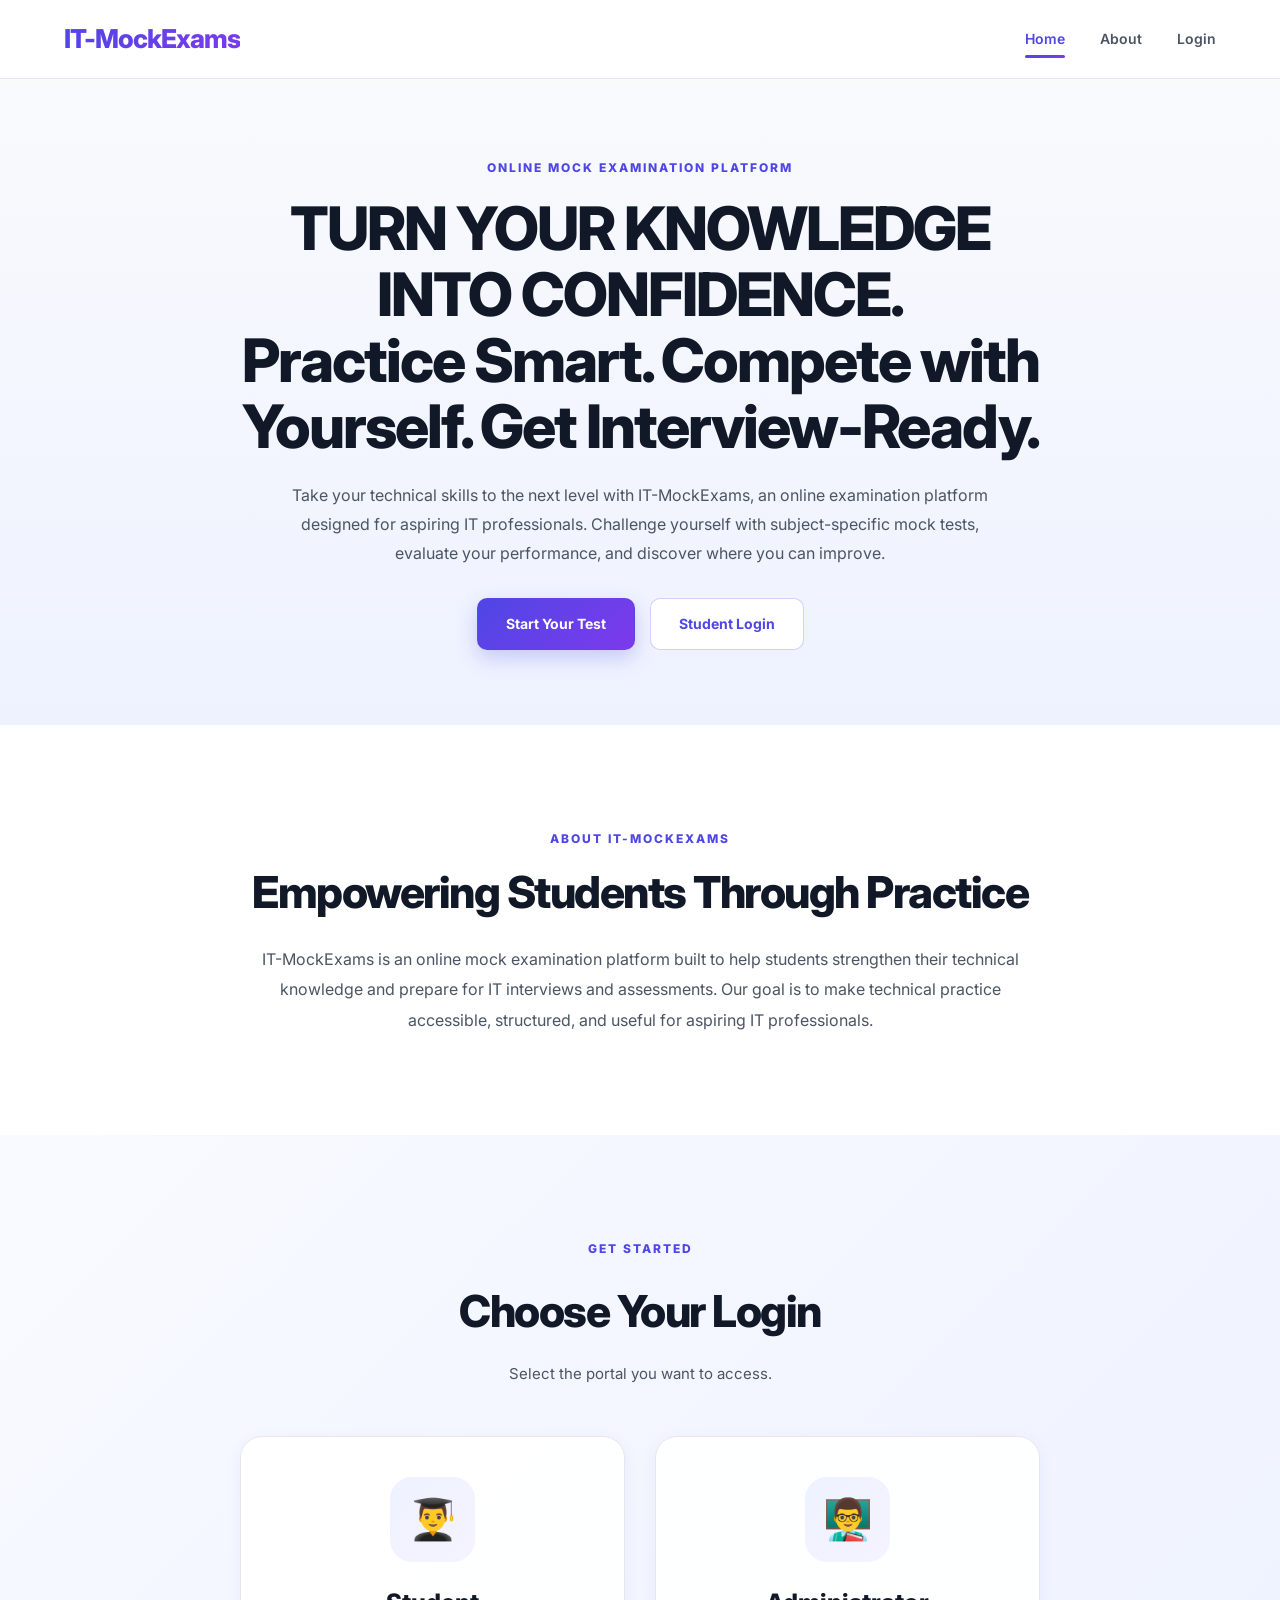
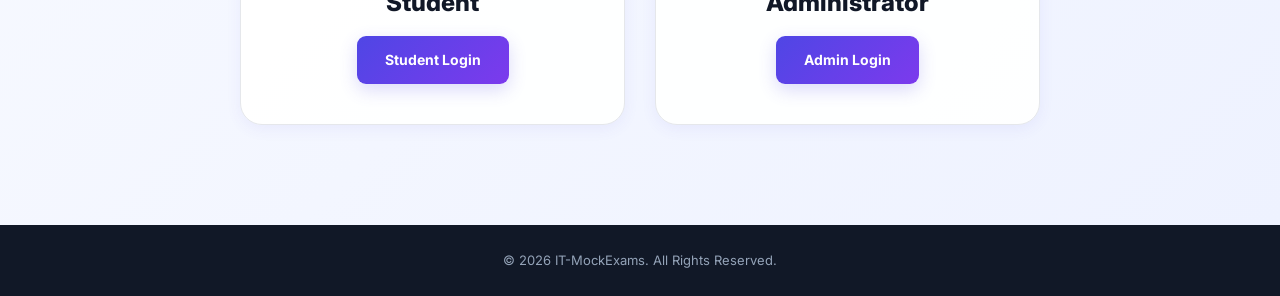
<file: src/main/resources/static/frontend/index.html>
<!DOCTYPE html>
<html lang="en">

<head>

    <meta charset="UTF-8">

    <meta name="viewport"
          content="width=device-width, initial-scale=1.0">

    <title>IT-MockExams - Online Examination Platform</title>

    <link rel="stylesheet"
          href="css/common.css">

</head>

<body>

    <!-- =========================
         HEADER
    ========================== -->

    <header class="main-header">

        <div class="header-container">

            <!-- Logo -->
            <div class="logo">
                IT-MockExams
            </div>

            <!-- Navigation -->
            <nav class="navbar">

                <a href="#home"
                   class="nav-link active">
                    Home
                </a>

                <a href="#about"
                   class="nav-link">
                    About
                </a>

                <a href="#login"
                   class="nav-link">
                    Login
                </a>

            </nav>

        </div>

    </header>


    <!-- =========================
         HERO SECTION
    ========================== -->

    <main>

        <section id="home"
                 class="hero-section">

            <div class="hero-container">

                <!-- Left Side -->
                <div class="hero-content">

                    <p class="hero-small-title">
                        ONLINE MOCK EXAMINATION PLATFORM
                    </p>

                    <h1>
                       TURN YOUR KNOWLEDGE INTO CONFIDENCE.
                        <br>
                        <span>Practice Smart. Compete with Yourself. Get Interview-Ready.</span>
                    </h1>

                    <p class="hero-description">
						Take your technical skills to the next level with IT-MockExams, an online examination platform designed for aspiring IT professionals.
				         Challenge yourself with subject-specific mock tests, evaluate your performance, and discover where you can improve.
                    </p>

                    <div class="hero-buttons">

                        <a href="student/login.html"
                           class="primary-button">
                            Start Your Test
                        </a>

                        <a href="student/login.html"
                           class="secondary-button">
                            Student Login
                        </a>

                    </div>

                </div>


                <!-- Right Side -->
                <div class="hero-visual">

                    <div class="exam-card">

                        <div class="monitor-icon">
                            🖥️
                        </div>

                        <h2>
                            Online Examination
                        </h2>

                        <p>
                            Platform
                        </p>

                        <div class="card-line"></div>

                        <div class="exam-info">

                            <span>
                                ✓ Practice
                            </span>

                            <span>
                                ✓ Assess
                            </span>

                            <span>
                                ✓ Improve
                            </span>

                        </div>

                    </div>

                </div>

            </div>

        </section>


        <!-- =========================
             ABOUT SECTION
        ========================== -->

        <section id="about"
                 class="about-section">

            <div class="about-container">

                <p class="section-label">
                    ABOUT IT-MOCKEXAMS
                </p>

                <h2>
                    Empowering Students Through Practice
                </h2>

                <p>
                    IT-MockExams is an online mock examination platform built to help students strengthen their technical knowledge and prepare for IT interviews and assessments.
					Our goal is to make technical practice accessible, structured, and useful for aspiring IT professionals.
                </p>

            </div>

        </section>


        <!-- =========================
             LOGIN SECTION
        ========================== -->

        <section id="login"
                 class="login-section">

            <div class="login-container">

                <p class="section-label">
                    GET STARTED
                </p>

                <h2>
                    Choose Your Login
                </h2>

                <p>
                    Select the portal you want to access.
                </p>


                <div class="login-options">

                    <!-- Student Login -->
                    <div class="login-card">

                        <div class="login-icon">
                            👨‍🎓
                        </div>

                        <h3>
                            Student
                        </h3>
                        <a href="student/login.html"
                           class="login-button">
                            Student Login
                        </a>

                    </div>


                    <!-- Admin Login -->
                    <div class="login-card">

                        <div class="login-icon">
                            👨‍🏫
                        </div>

                        <h3>
                            Administrator
                        </h3>
                        <a href="admin/login.html"
                           class="login-button">
                            Admin Login
                        </a>

                    </div>

                </div>

            </div>

        </section>

    </main>


    <!-- =========================
         FOOTER
    ========================== -->

    <footer class="site-footer">

        <div class="footer-container">
            <p class="copyright">
                &copy; 2026 IT-MockExams.
                All Rights Reserved.
            </p>

        </div>
    </footer>


    <!-- Common JavaScript -->
    <script src="js/common.js"></script>

</body>

</html>
</file>
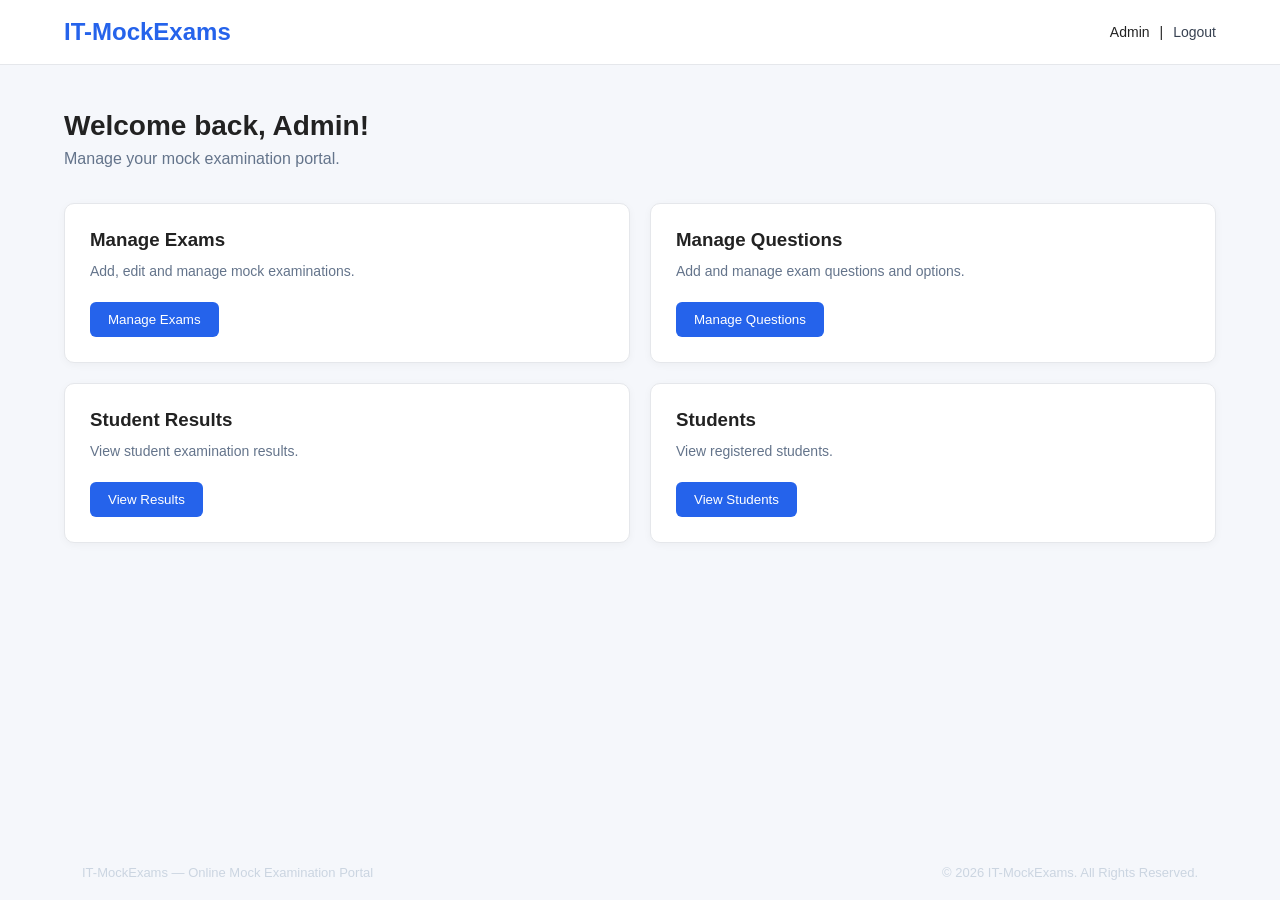
<file: src/main/resources/static/frontend/admin/dashboard.html>
<!DOCTYPE html>
<html lang="en">

<head>

    <meta charset="UTF-8">

    <meta name="viewport"
          content="width=device-width, initial-scale=1.0">

    <title>IT-MockExams - Admin Dashboard</title>

    <link rel="stylesheet"
          href="../css/admin-dashboard.css">

</head>

<body>

    <!-- ==============================
         Header
         ============================== -->

    <header class="top-header">

        <div class="header-container">

            <div class="logo">
                IT-MockExams
            </div>

            <div class="header-actions">

                <span id="adminName">
                    Admin
                </span>

                <span>|</span>

                <a href="#"
                   id="logoutButton">
                    Logout
                </a>

            </div>

        </div>

    </header>


    <!-- ==============================
         Main Content
         ============================== -->

    <main class="dashboard-container">

        <section class="welcome-section">

            <h2 id="welcomeMessage">
                Welcome back, Admin!
            </h2>

            <p>
                Manage your mock examination portal.
            </p>

        </section>


 
        <!-- ==============================
             Admin Actions
             ============================== -->

        <section class="admin-grid">


            <!-- Manage Exams -->

            <div class="admin-card">

                <h3>
                    Manage Exams
                </h3>

                <p>
                    Add, edit and manage mock examinations.
                </p>

                <button
                    type="button"
                    onclick="window.location.href='exams.html'">

                    Manage Exams

                </button>

            </div>


            <!-- Manage Questions -->

            <div class="admin-card">

                <h3>
                    Manage Questions
                </h3>

                <p>
                    Add and manage exam questions and options.
                </p>

                <button
                    type="button"
                    onclick="window.location.href='questions.html'">

                    Manage Questions

                </button>

            </div>


            <!-- Student Results -->

            <div class="admin-card">

                <h3>
                    Student Results
                </h3>

                <p>
                    View student examination results.
                </p>

                <button
                    type="button"
                    onclick="window.location.href='results.html'">

                    View Results

                </button>

            </div>


            <!-- Students -->

            <div class="admin-card">

                <h3>
                    Students
                </h3>

                <p>
                    View registered students.
                </p>

                <button
                    type="button"
                    onclick="window.location.href='students.html'">

                    View Students

                </button>

            </div>


        </section>

    </main>


    <!-- ==============================
         Footer
         ============================== -->

    <footer class="site-footer">

        <div class="footer-container">

            <span>
                IT-MockExams — Online Mock Examination Portal
            </span>

            <span>
                &copy; 2026 IT-MockExams. All Rights Reserved.
            </span>

        </div>

    </footer>


    <script src="../js/admin/dashboard.js"></script>

</body>

</html>
</file>
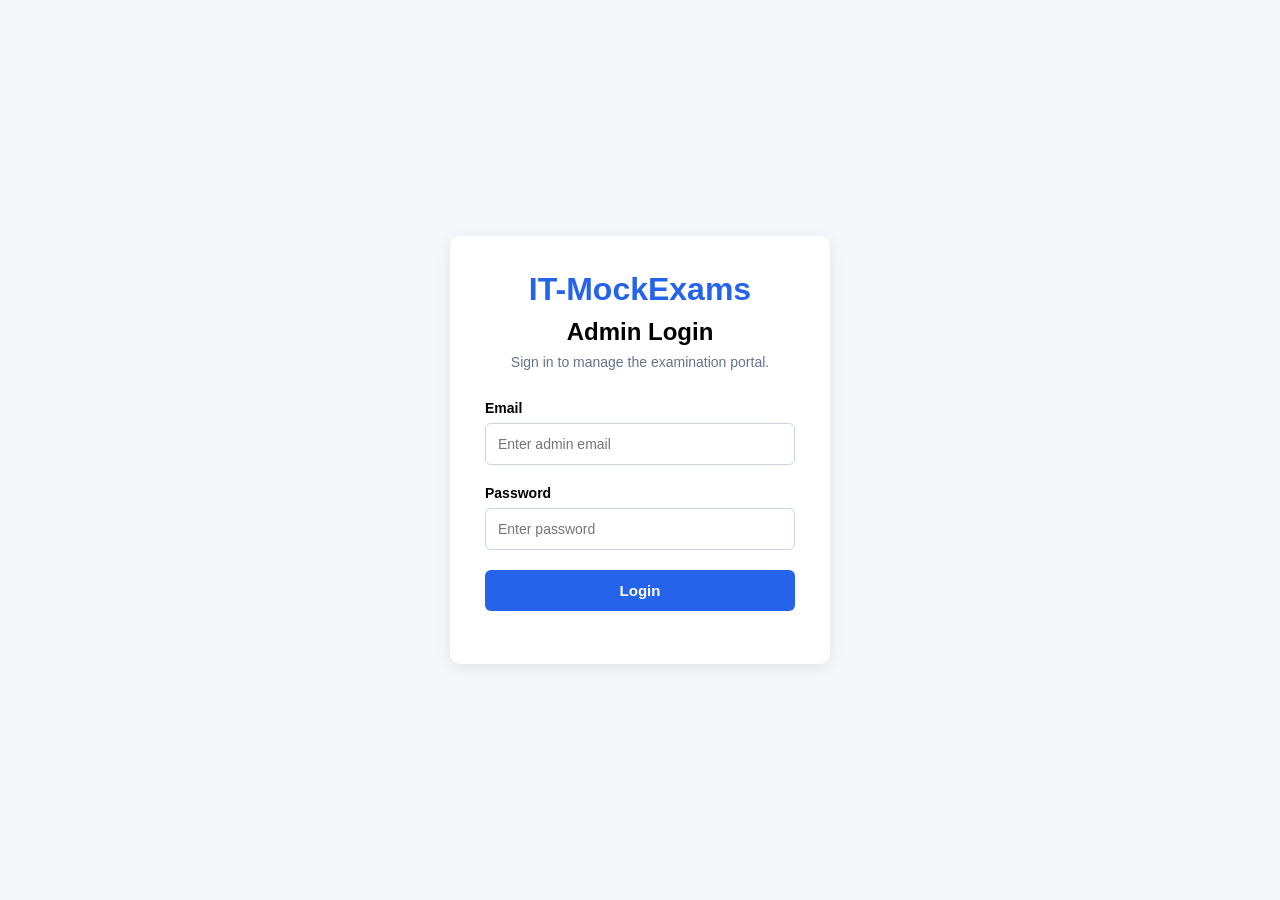
<file: src/main/resources/static/frontend/admin/login.html>
<!DOCTYPE html>
<html lang="en">

<head>

    <meta charset="UTF-8">

    <meta name="viewport"
          content="width=device-width, initial-scale=1.0">

    <title>IT-MockExams - Admin Login</title>

    <link rel="stylesheet"
          href="../css/admin-login.css">

</head>

<body>

    <main class="login-container">

        <div class="login-card">

            <h1>
                IT-MockExams
            </h1>

            <h2>
                Admin Login
            </h2>

            <p class="subtitle">
                Sign in to manage the examination portal.
            </p>


            <form id="adminLoginForm">

                <div class="form-group">

                    <label for="email">
                        Email
                    </label>

                    <input
                        type="email"
                        id="email"
                        placeholder="Enter admin email"
                        required>

                </div>


                <div class="form-group">

                    <label for="password">
                        Password
                    </label>

                    <input
                        type="password"
                        id="password"
                        placeholder="Enter password"
                        required>

                </div>


                <button type="submit">
                    Login
                </button>

            </form>


            <p id="errorMessage"
               class="error-message">
            </p>

        </div>

    </main>


    <script src="../js/admin/login.js"></script>

</body>

</html>
</file>
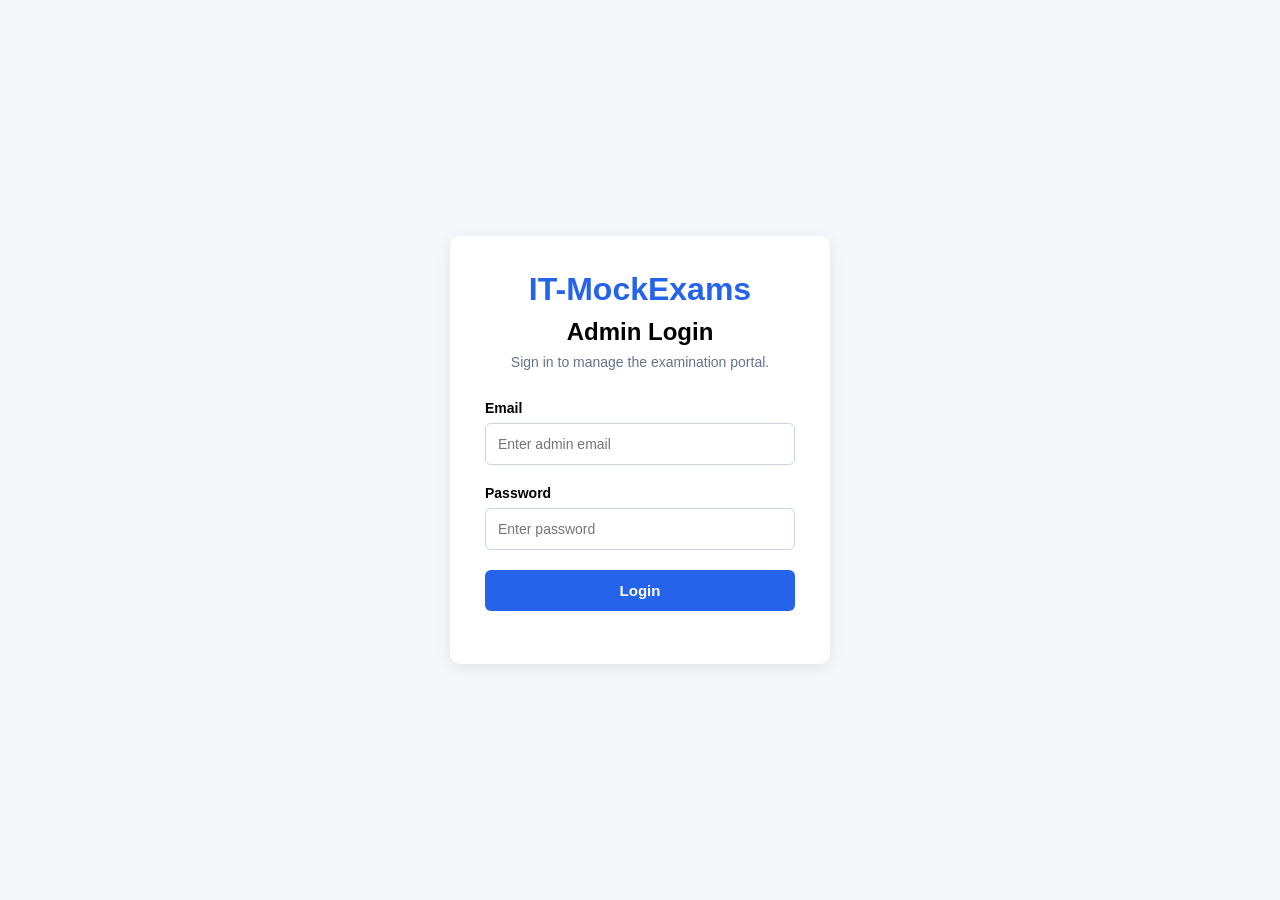
<file: src/main/resources/static/frontend/admin/questions.html>
<!DOCTYPE html>
<html lang="en">

<head>

    <meta charset="UTF-8">

    <meta name="viewport" content="width=device-width, initial-scale=1.0">

    <title>IT-MockExams - Manage Questions</title>

    <link rel="stylesheet" href="../css/admin-dashboard.css">

</head>

<body>


<header class="top-header">

    <div class="header-container">

        <div class="logo">
            IT-MockExams
        </div>

        <div class="header-actions">

            <span id="adminName">Admin</span>

            <span class="separator">|</span>

            <a href="dashboard.html">
                Dashboard
            </a>

            <span class="separator">|</span>

            <a href="#" id="logoutButton">
                Logout
            </a>

        </div>

    </div>

</header>


<main class="admin-container">


    <!-- Page Header -->

    <div class="page-header">

        <div>

            <h1>Manage Questions</h1>

            <p>
                Add and manage questions for your exams.
            </p>

        </div>

    </div>


    <!-- Select Exam -->

    <section class="form-section">

        <h2>Select Exam</h2>

        <div class="form-group">

            <label for="examSelect">
                Exam
            </label>

            <select id="examSelect">

                <option value="">
                    -- Select an Exam --
                </option>

            </select>

        </div>

    </section>


    <!-- Add Question -->

    <section
        id="questionFormSection"
        class="form-section hidden"
    >

        <h2 id="formTitle">
            Add New Question
        </h2>


        <form id="questionForm">


            <div class="form-group">

                <label for="questionText">
                    Question
                </label>

                <textarea
                    id="questionText"
                    placeholder="Enter your question"
                    required
                ></textarea>

            </div>


            <h3>Options</h3>


            <div class="form-group">

                <label for="optionA">
                    Option A
                </label>

                <input
                    type="text"
                    id="optionA"
                    placeholder="Enter option A"
                    required
                >

            </div>


            <div class="form-group">

                <label for="optionB">
                    Option B
                </label>

                <input
                    type="text"
                    id="optionB"
                    placeholder="Enter option B"
                    required
                >

            </div>


            <div class="form-group">

                <label for="optionC">
                    Option C
                </label>

                <input
                    type="text"
                    id="optionC"
                    placeholder="Enter option C"
                    required
                >

            </div>


            <div class="form-group">

                <label for="optionD">
                    Option D
                </label>

                <input
                    type="text"
                    id="optionD"
                    placeholder="Enter option D"
                    required
                >

            </div>


            <div class="form-group">

                <label for="correctAnswer">
                    Correct Answer
                </label>

                <select id="correctAnswer" required>

                    <option value="">
                        -- Select Correct Answer --
                    </option>

                    <option value="A">
                        A
                    </option>

                    <option value="B">
                        B
                    </option>

                    <option value="C">
                        C
                    </option>

                    <option value="D">
                        D
                    </option>

                </select>

            </div>


            <div class="form-actions">

                <button
                    type="submit"
                    class="primary-button"
                >
                    Save Question
                </button>

                <button
                    type="button"
                    id="cancelButton"
                    class="secondary-button"
                >
                    Cancel
                </button>

            </div>


        </form>

    </section>


    <!-- Questions -->

    <section class="table-section">


        <div class="section-header">

            <h2>
                Questions
            </h2>

            <span id="questionCount">
                0 Questions
            </span>

        </div>


        <div id="questionsContainer">

            <p>
                Select an exam to view questions.
            </p>

        </div>


    </section>


</main>


<footer class="site-footer">

    <div class="container">

        <span>
            IT-MockExams — Online Mock Examination Portal
        </span>

        <span>
            © 2026 IT-MockExams. All Rights Reserved.
        </span>

    </div>

</footer>


<script src="../js/admin/questions.js"></script>

</body>

</html>
</file>
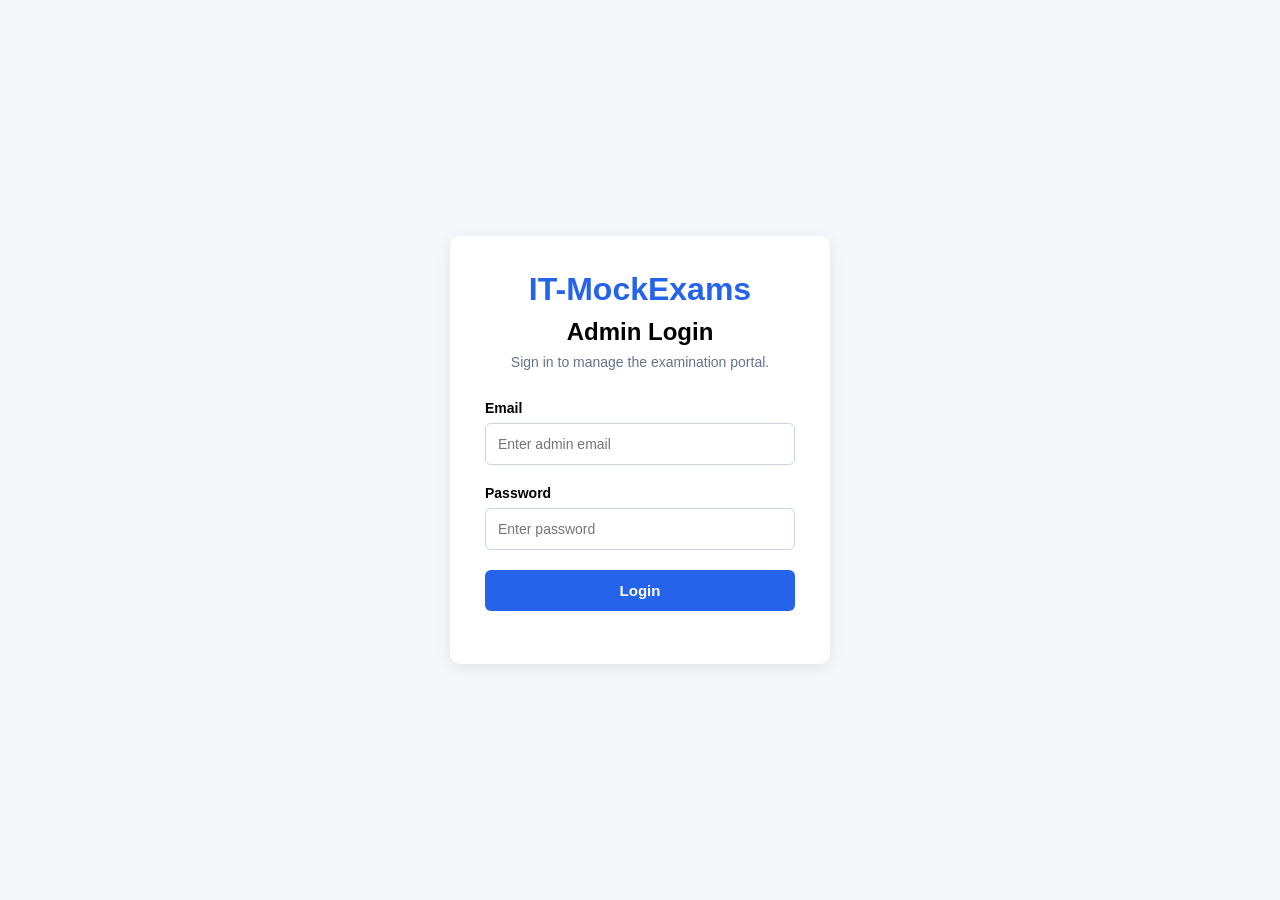
<file: src/main/resources/static/frontend/admin/results.html>
<!DOCTYPE html>
<html lang="en">

<head>
    <meta charset="UTF-8">

    <meta name="viewport"
          content="width=device-width, initial-scale=1.0">

    <title>Student Results - IT-MockExams</title>

    <link rel="stylesheet"
          href="../css/admin-dashboard.css">
</head>

<body>

    <!-- ============================== -->
    <!-- Header -->
    <!-- ============================== -->

    <header class="top-header">

        <div class="header-container">

            <div class="logo">
                IT-MockExams
            </div>

            <div class="header-actions">

                <span id="adminName">
                    Admin
                </span>

                <span class="separator">|</span>

                <a href="dashboard.html">
                    Dashboard
                </a>

                <span class="separator">|</span>

                <a href="#"
                   id="logoutButton">
                    Logout
                </a>

            </div>

        </div>

    </header>


    <!-- ============================== -->
    <!-- Main Content -->
    <!-- ============================== -->

    <main class="admin-main">

        <div class="page-header">

            <h1>
                Student Results
            </h1>

            <p>
                View all student examination results
            </p>

        </div>


        <!-- ============================== -->
        <!-- Result Count -->
        <!-- ============================== -->

        <div class="admin-card">

            <div class="card-header">

                <h2>
                    Examination Results
                </h2>

                <span id="resultCount">
                    0 Results
                </span>

            </div>


            <!-- ============================== -->
            <!-- Results Table -->
            <!-- ============================== -->

            <div class="table-container">

                <table class="results-table">

                    <thead>

                        <tr>

                            <th>
                                #
                            </th>

                            <th>
                                Student Email
                            </th>

                            <th>
                                Exam
                            </th>

                            <th>
                                Total Questions
                            </th>

                            <th>
                                Correct
                            </th>

                            <th>
                                Score
                            </th>

                            <th>
                                Attempted At
                            </th>

                        </tr>

                    </thead>

                    <tbody id="resultsTableBody">

                        <tr>

                            <td colspan="7">
                                Loading results...
                            </td>

                        </tr>

                    </tbody>

                </table>

            </div>

        </div>

    </main>


    <!-- ============================== -->
    <!-- Footer -->
    <!-- ============================== -->

    <footer class="site-footer">

        <div class="container">

            <span>
                IT-MockExams — Online Mock Examination Portal
            </span>

            <span>
                © 2026 IT-MockExams. All Rights Reserved.
            </span>

        </div>

    </footer>


    <!-- ============================== -->
    <!-- JavaScript -->
    <!-- ============================== -->

    <script src="../js/admin/results.js"></script>

</body>

</html>
</file>
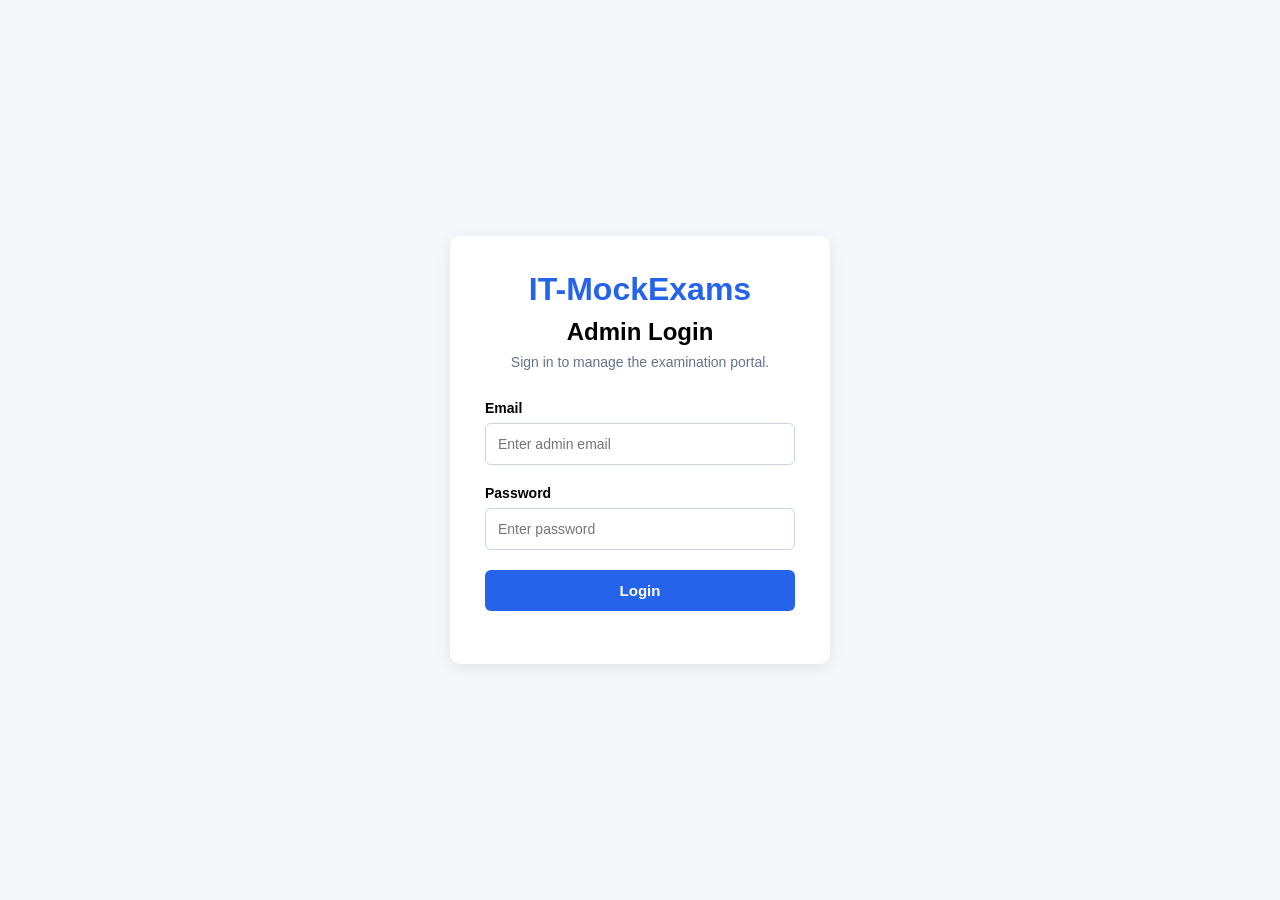
<file: src/main/resources/static/frontend/admin/students.html>
<!DOCTYPE html>
<html lang="en">

<head>

    <meta charset="UTF-8">

    <meta name="viewport"
          content="width=device-width, initial-scale=1.0">

    <title>IT-MockExams - Students</title>

    <link rel="stylesheet"
          href="../css/admin-dashboard.css">

</head>

<body>

    <!-- ==============================
         Header
         ============================== -->

    <header class="top-header">

        <div class="header-container">

            <div class="logo">
                IT-MockExams
            </div>

            <div class="header-actions">

                <span id="adminName">
                    Admin
                </span>

                <span>|</span>

                <a href="dashboard.html">
                    Dashboard
                </a>

                <span>|</span>

                <a href="#"
                   id="logoutButton">
                    Logout
                </a>

            </div>

        </div>

    </header>


    <!-- ==============================
         Main Content
         ============================== -->

    <main class="dashboard-container">

        <section class="welcome-section">

            <h2>
                Registered Students
            </h2>

            <p>
                View all students registered in IT-MockExams.
            </p>

        </section>


        <!-- ==============================
             Student Count
             ============================== -->

        <section class="stats-grid">

            <div class="stat-card">

                <div class="stat-title">
                    Total Students
                </div>

                <div class="stat-value"
                     id="studentCount">
                    0
                </div>

            </div>

        </section>


        <!-- ==============================
             Students Table
             ============================== -->

        <section class="admin-card">

            <h3>
                Student List
            </h3>

            <div class="table-container">

                <table class="results-table">

                    <thead>

                        <tr>

                            <th>Serial.No</th>

                            <th>Full Name</th>

                            <th>Roll Number</th>

                            <th>Email</th>

                        </tr>

                    </thead>

                    <tbody id="studentsTableBody">

                    </tbody>

                </table>

            </div>

        </section>

    </main>


    <!-- ==============================
         Footer
         ============================== -->

    <footer class="site-footer">

        <div class="footer-container">

            <span>
                IT-MockExams — Online Mock Examination Portal
            </span>

            <span>
                &copy; 2026 IT-MockExams. All Rights Reserved.
            </span>

        </div>

    </footer>


    <script src="../js/admin/students.js"></script>

</body>

</html>
</file>
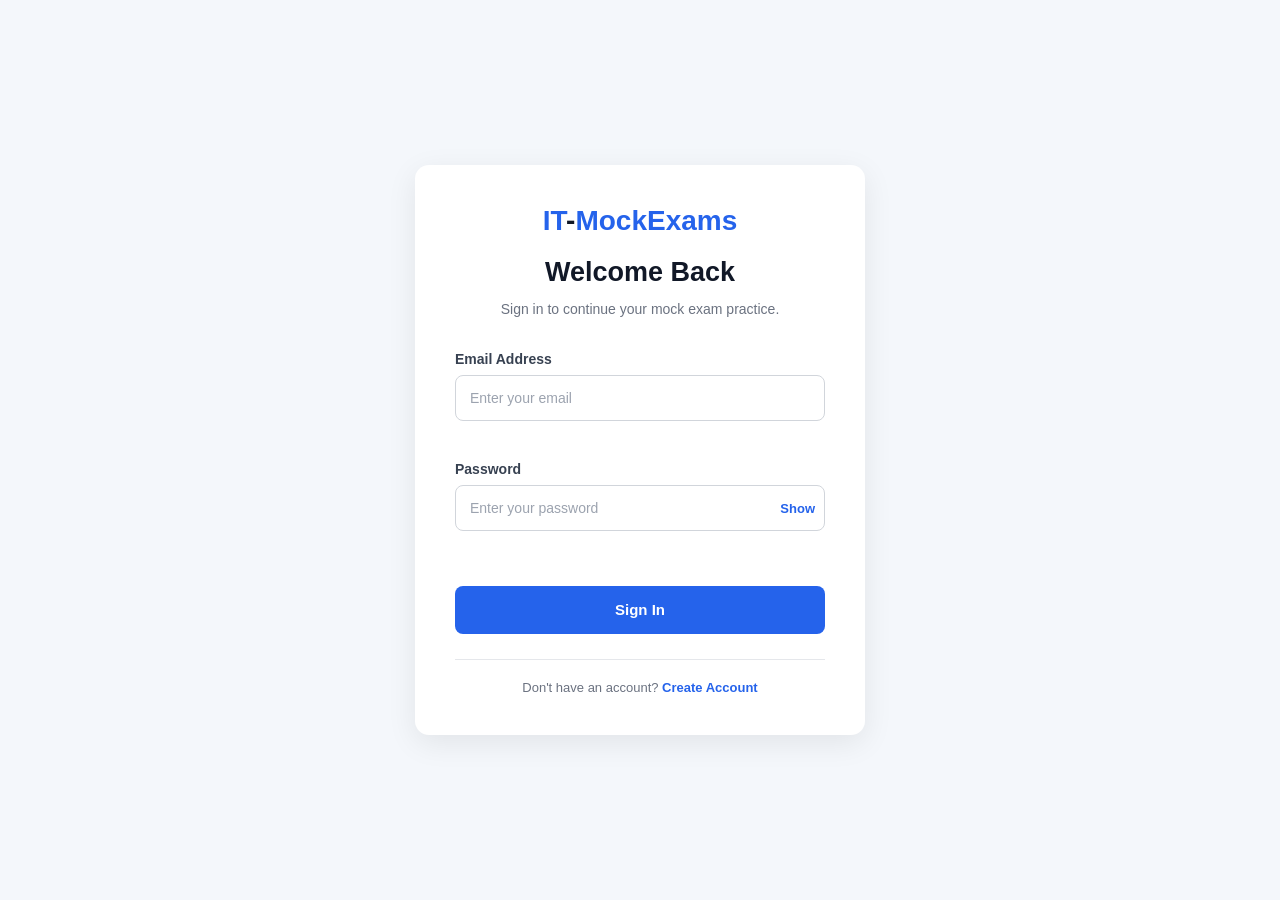
<file: src/main/resources/static/frontend/student/dashboard.html>
<!DOCTYPE html>
<html lang="en">
<head>
<meta charset="UTF-8">
<meta name="viewport"
      content="width=device-width, initial-scale=1.0">
<title>Student Dashboard | IT-MockExams</title>
<link rel="stylesheet" href="../css/dashboard.css">
</head>
<body>

<!--Header-->
<header class="top-header">
    <div class="header-container">
        <div class="logo">
            IT-MockExams
        </div>

        <div class="header-actions">
            <span id="studentName">
                Student
            </span>

            <span class="separator">|</span>
            <a href="profile.html"
               class="profile-link">
                My Profile
            </a>
             <span class="separator">|</span>
            <a href="history.html"
               class="history-link">
               	Exam History
            </a>
            <span class="separator">|</span>
            <a href="#"
               id="logoutButton"
               class="logout-link">
                Logout
            </a>
        </div>
    </div>
</header>

<!--Main Content -->
<main class="dashboard-container">

<!-- Welcome Section -->
   <section class="welcome-section">
    <h2 id="welcomeMessage">
        Welcome back..!
    </h2>
</section>

<section class="stats-grid">
    <div class="stat-card">
        <div class="stat-title">
            Available Exams
        </div>
        <div
            class="stat-value"
            id="availableExams">
            0
        </div>
    </div>
    <div class="stat-card">
        <div class="stat-title">
            Exams Completed
        </div>
        <div
            class="stat-value"
            id="examsCompleted">
            0
        </div>
    </div>

    <div class="stat-card">
        <div class="stat-title">
            Average Score
        </div>
        <div
            class="stat-value"
            id="averageScore">
            0%
        </div>
    </div>
</section>
   

<!--Available Exams-->
    <section class="exams-section">
 		<div class="section-header">
            <h2>
                Available Mock Exams
            </h2>
            <p>
                Choose an exam and start practicing.
            </p>
        </div>

<!-- Exams will be loaded from backend -->
        <div
            class="exam-grid"
            id="examGrid">
        </div>

<!-- Loading Message -->
        <div
            id="examLoading"
            class="exam-message">
            Loading available exams...
        </div>

<!-- Error Message -->
        <div
            id="examError"
            class="exam-message error">
        </div>
    </section>
</main>

<!--Footer-->
<footer class="site-footer">
    <div class="footer-container">
        <span>
            &copy; 2026 IT-MockExams. All Rights Reserved.
        </span>
    </div>
</footer>

<!-- Dashboard JavaScript -->
<script src="../js/student/dashboard.js"></script>
</body>
</html>
</file>
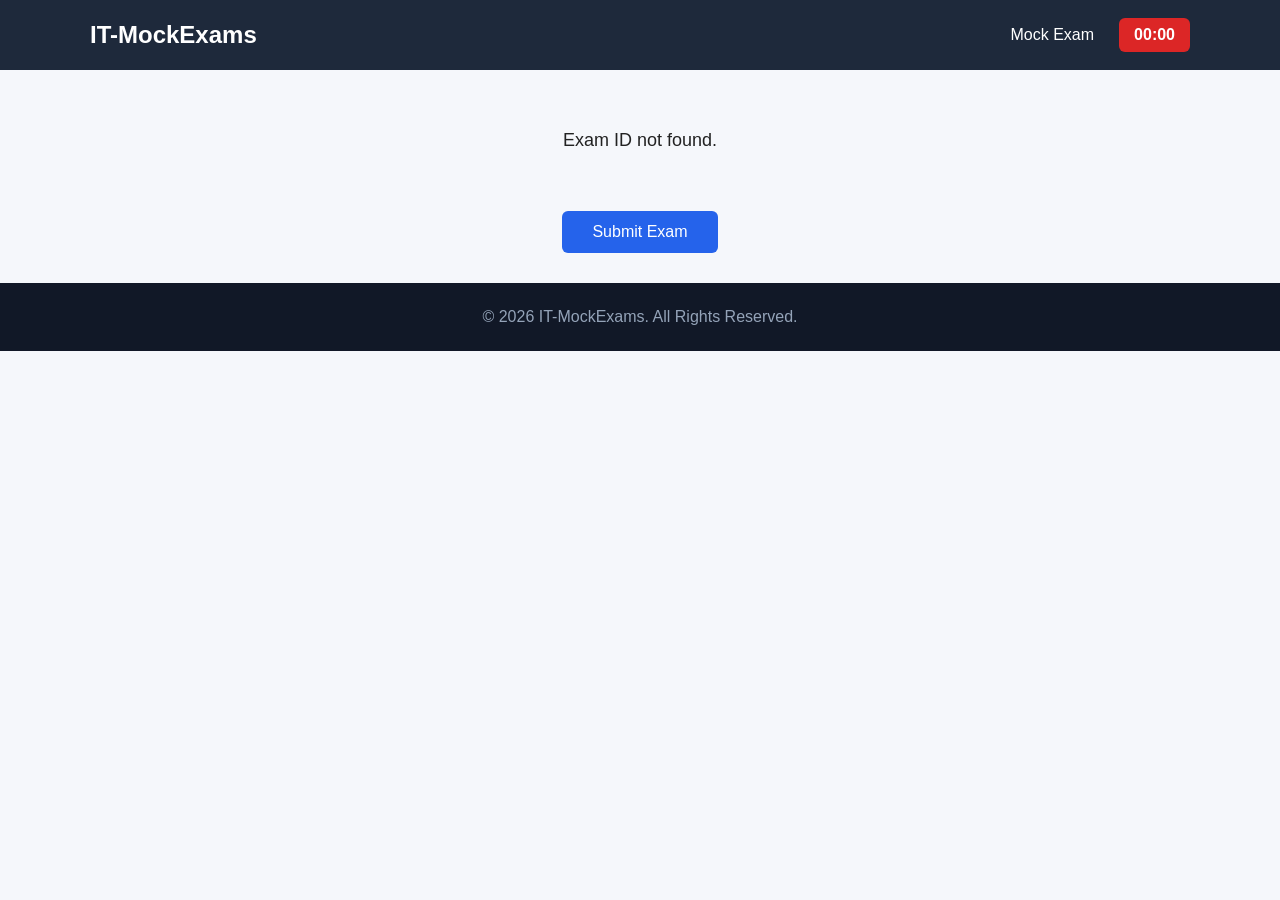
<file: src/main/resources/static/frontend/student/exam.html>
<!DOCTYPE html>
<html lang="en">
<head>
    <meta charset="UTF-8">
    <meta name="viewport"
          content="width=device-width, initial-scale=1.0">
    <title>IT-MockExams - Exam</title>
    <link rel="stylesheet"
          href="../css/exam.css">
</head>
<body>

<!-- Header -->
    <header class="exam-header">
        <div class="header-container">
            <h1>IT-MockExams</h1>
            <div class="exam-info">
			    <span id="examTitle">
			        Mock Exam
			    </span>
		    <span id="timer">
		        00:00
		    </span>
		   </div>
        </div>
    </header>


<!-- Main Exam Area -->
    <main class="exam-container">

<!-- Loading -->
        <div id="loadingMessage">
            Loading questions...
        </div>

<!-- Questions will appear here -->
        <div id="questionsContainer"></div>

 <!-- Submit Button -->
        <div class="submit-section">
            <button id="submitBtn">
                Submit Exam
            </button>
        </div>
    </main>

<!-- Footer -->
    <footer class="site-footer">
        <div class="container">
            <span>
                &copy; 2026 IT-MockExams. All Rights Reserved.
            </span>
        </div>
    </footer>
    <script src="../js/student/exam.js"></script>
</body>
</html>
</file>
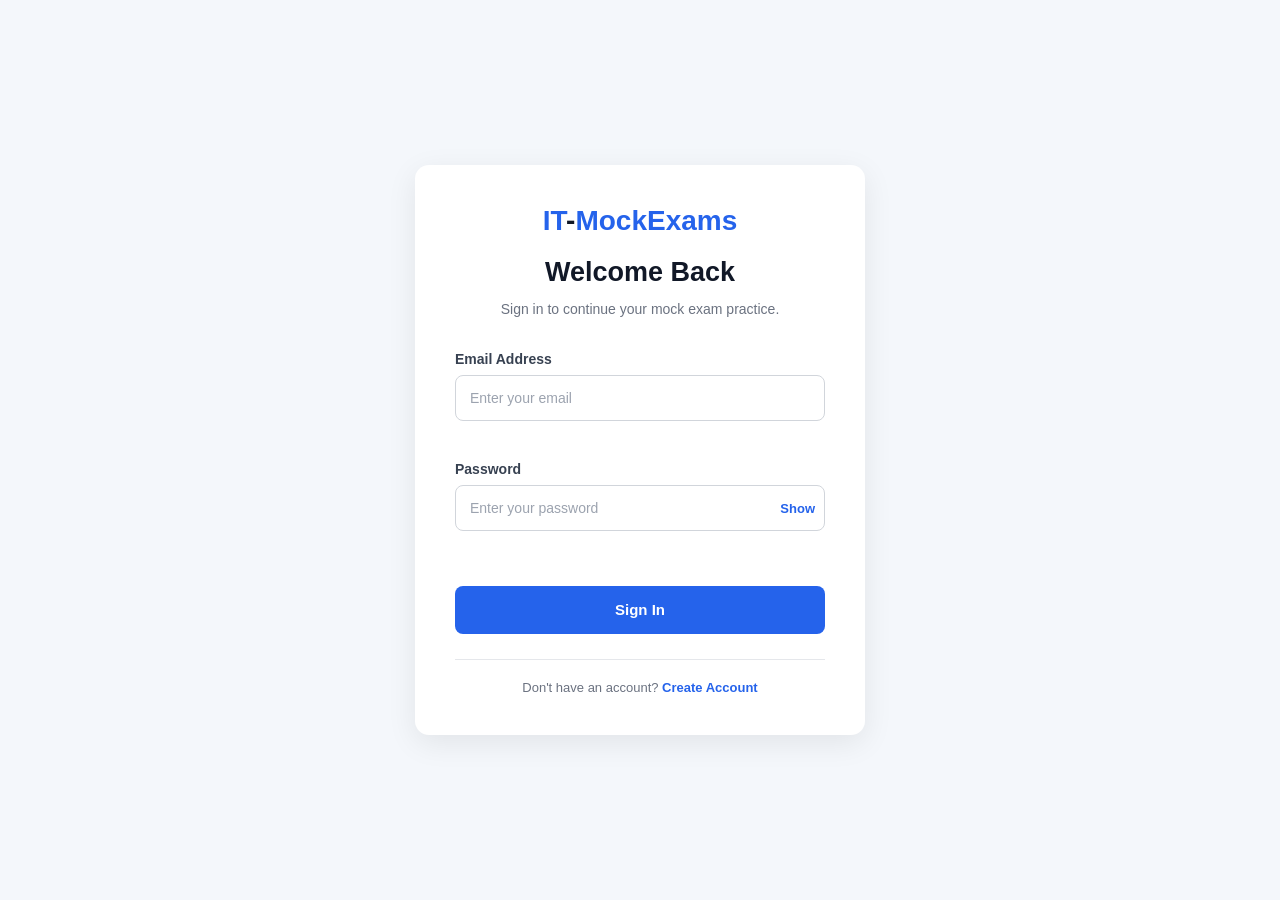
<file: src/main/resources/static/frontend/student/history.html>
<!DOCTYPE html>

<html lang="en">

<head>

<meta charset="UTF-8">

<meta name="viewport"
      content="width=device-width, initial-scale=1.0">

<title>IT-MockExams - Exam History</title>

<link rel="stylesheet"
      href="../css/history.css">


</head>

<body>
<!-- ==============================
     Header
     ============================== -->

<header class="history-header">

    <div class="header-container">

        <h1>IT-MockExams</h1>

        <a href="dashboard.html">← Back</a>

    </div>

</header>



<!-- ==============================
     Main Content
     ============================== -->

<main class="history-container">


    <h2>
        My Exam History
    </h2>


    <p class="subtitle">
        View your previous mock exam attempts and scores.
    </p>



    <!-- Loading -->

    <div id="loadingMessage">

        Loading exam history...

    </div>



    <!-- History Table -->

    <div class="table-container">

        <table id="historyTable">


            <thead>

                <tr>

                    <th>#</th>

                    <th>Exam</th>

                    <th>Score</th>

                    <th>Correct Answers</th>

                    <th>Total Questions</th>

                    <th>Percentage</th>

                    <th>Attempted At</th>

                </tr>

            </thead>


            <tbody id="historyBody">

            </tbody>


        </table>

    </div>


</main>



<!-- ==============================
     Footer
     ============================== -->

<footer class="site-footer">
    <div class="container">
        <span>
            &copy; 2026 IT-MockExams. All Rights Reserved.
        </span>
    </div>
</footer>
<script src="../js/student/history.js"></script>
</body>
</html>
</file>
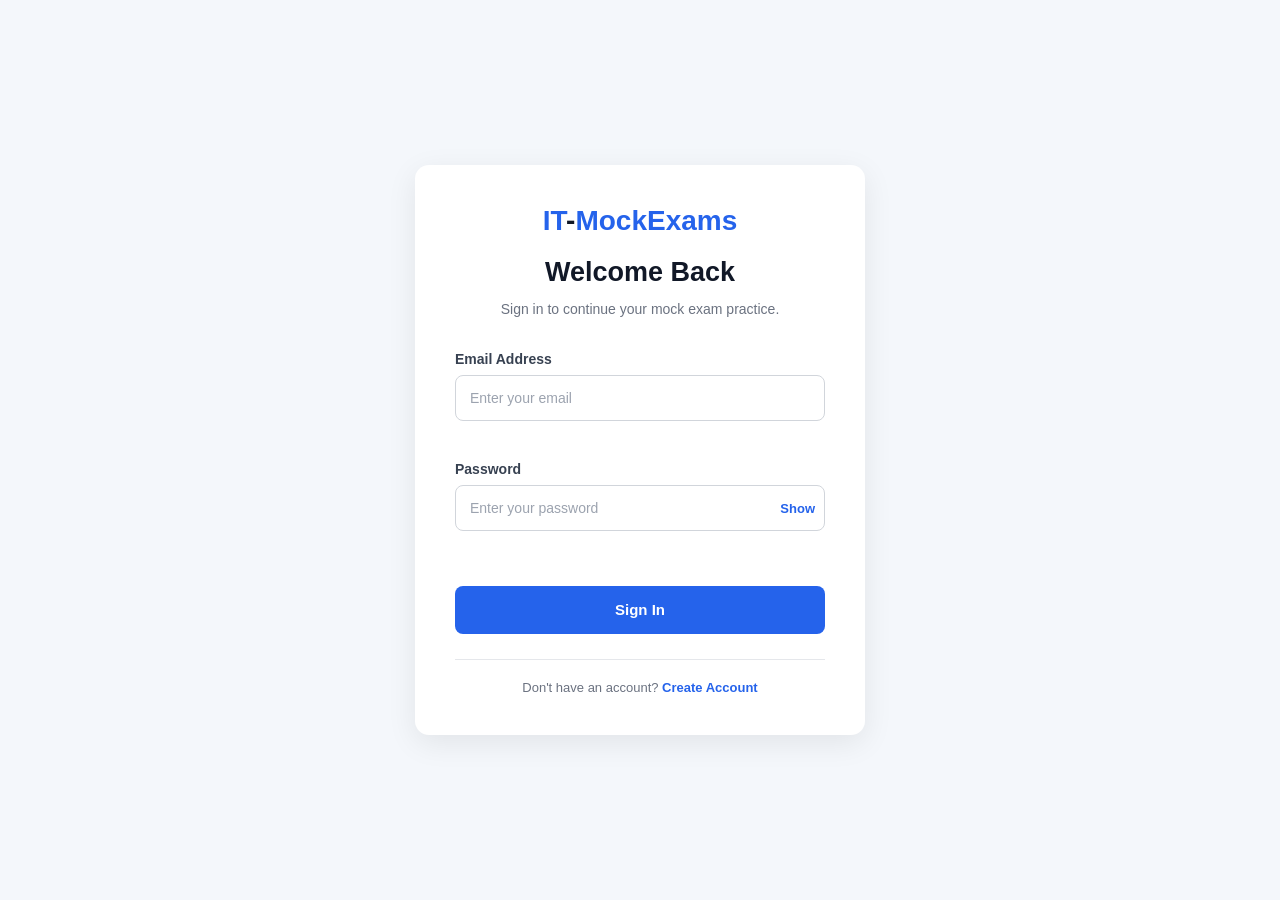
<file: src/main/resources/static/frontend/student/login.html>
<!DOCTYPE html>
<html lang="en">
<head>
    <meta charset="UTF-8">
    <meta name="viewport" content="width=device-width, initial-scale=1.0">
    <title>Student Login | IT-MockExams</title>
    <link rel="stylesheet" href="../css/login.css">
</head>
<body>
    <div class="page-container">
        <div class="login-card">
            <div class="login-header">
                <div class="logo">
                    IT<span>-</span>MockExams
                </div>
                <h1>Welcome Back</h1>
                <p>
                    Sign in to continue your mock exam practice.
                </p>
            </div>
            <form id="loginForm">
            
                <!-- Email -->
                <div class="form-group">
                    <label for="email">
                        Email Address
                    </label>

                    <input
                        type="email"
                        id="email"
                        name="email"
                        placeholder="Enter your email"
                        autocomplete="email"
                    >
                    <small
                        class="error-message"
                        id="emailError">
                    </small>
                </div>

                <!-- Password -->
                <div class="form-group">
                    <label for="password">
                        Password
                    </label>
                    <div class="password-container">
                        <input
                            type="password"
                            id="password"
                            name="password"
                            placeholder="Enter your password"
                            autocomplete="current-password"
                        >
                        <button
                            type="button"
                            class="password-toggle"
                            id="passwordToggle">
                            Show
                        </button>
                    </div>
                    <small
                        class="error-message"
                        id="passwordError">
                    </small>
                </div>

                <!-- Message -->
                <div
                    id="formMessage"
                    class="form-message">
                </div>

                <!-- Login Button -->
                <button
                    type="submit"
                    class="login-button"
                    id="loginButton">
                    Sign In
                </button>
            </form>
            
            <!-- Register -->
            <div class="register-section">
                <p>
                    Don't have an account?
                    <a href="register.html">
                        Create Account
                    </a>
                </p>
            </div>
        </div>
    </div>
    <script src="../js/student/login.js"></script>
</body>
</html>
</file>
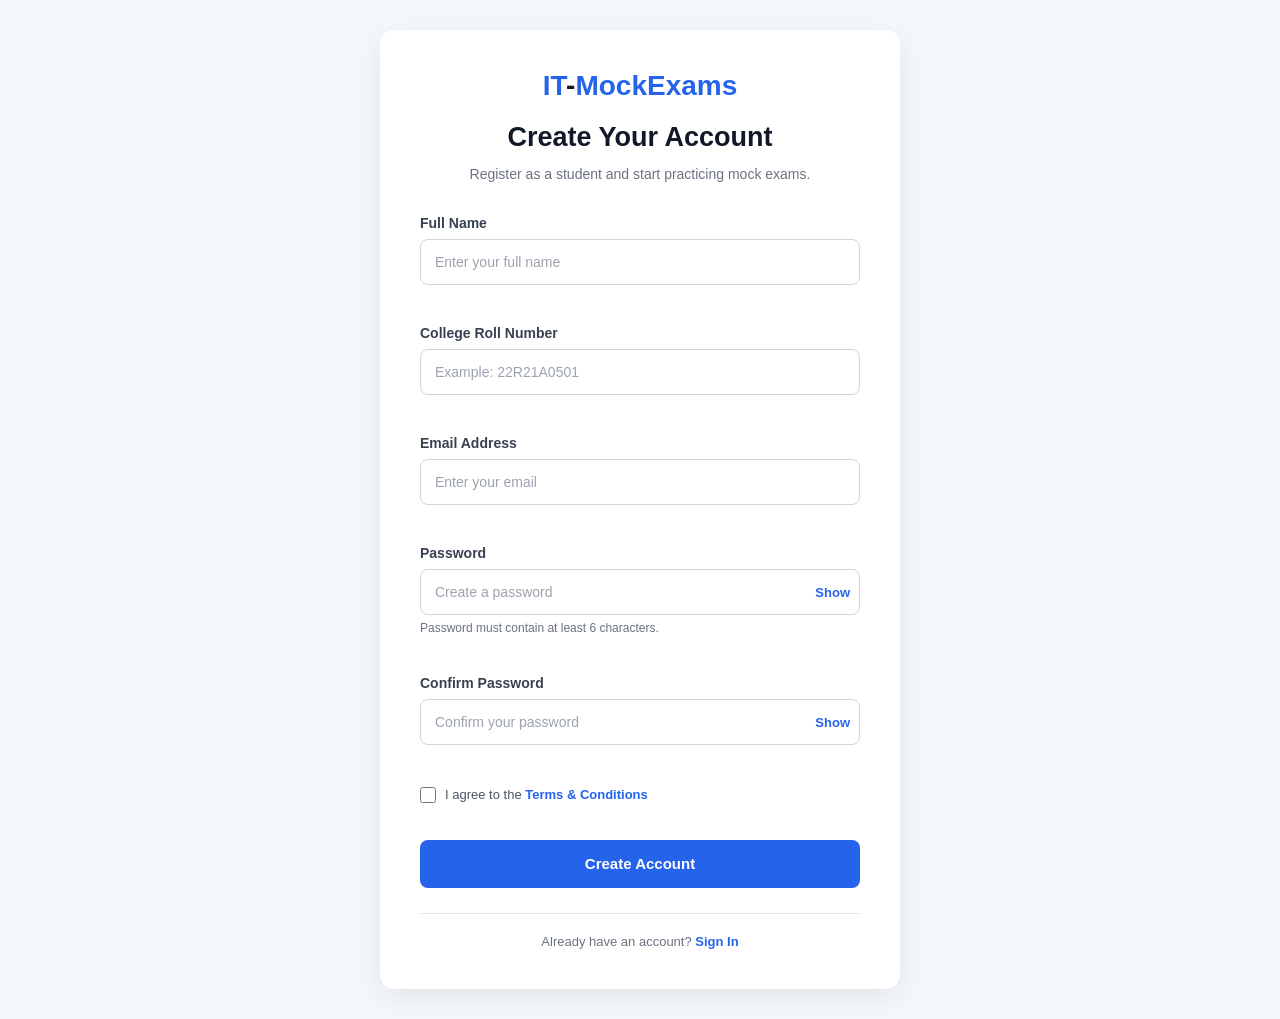
<file: src/main/resources/static/frontend/student/register.html>
<!DOCTYPE html>
<html lang="en">

<head>
    <meta charset="UTF-8">
    <meta name="viewport" content="width=device-width, initial-scale=1.0">
    <title>Student Registration | IT-MockExams</title>
    <!-- CSS -->
	<link rel="stylesheet" href="../css/register.css">
</head>
<body>
    <div class="page-container">
<!-- Registration Card -->
        <div class="register-card">
<!-- Header -->
            <div class="register-header">
                <div class="logo">
                    IT<span>-</span>MockExams
                </div>
                <h1>Create Your Account</h1>
                <p>
                    Register as a student and start practicing mock exams.
                </p>
            </div>

<!-- Registration Form -->
            <form id="registerForm">
<!-- Full Name -->
                <div class="form-group">
                    <label for="fullName">
                        Full Name
                    </label>

                    <input
                        type="text"
                        id="fullName"
                        name="fullName"
                        placeholder="Enter your full name"
                        autocomplete="name"
                    >

                    <small class="error-message" id="fullNameError"></small>

                </div>


<!-- College Roll Number -->
                <div class="form-group">
                    <label for="rollNumber">
                        College Roll Number
                    </label>

                    <input
                        type="text"
                        id="rollNumber"
                        name="rollNumber"
                        placeholder="Example: 22R21A0501"
                    >

                    <small class="error-message" id="rollNumberError"></small>

                </div>


                <!-- Email -->
                <div class="form-group">

                    <label for="email">
                        Email Address
                    </label>

                    <input
                        type="email"
                        id="email"
                        name="email"
                        placeholder="Enter your email"
                        autocomplete="email"
                    >

                    <small class="error-message" id="emailError"></small>

                </div>


<!-- Password -->
                <div class="form-group">
                    <label for="password">
                        Password
                    </label>

                    <div class="password-container">
                        <input
                            type="password"
                            id="password"
                            name="password"
                            placeholder="Create a password"
                            autocomplete="new-password"
                        >

                        <button
                            type="button"
                            class="password-toggle"
                            id="passwordToggle"
                        >
                            Show
                        </button>
                    </div>
                    <small class="password-hint">
                        Password must contain at least 6 characters.
                    </small>
                    <small class="error-message" id="passwordError"></small>
                </div>

<!-- Confirm Password -->
                <div class="form-group">
                    <label for="confirmPassword">
                        Confirm Password
                    </label>

                    <div class="password-container">
                        <input
                            type="password"
                            id="confirmPassword"
                            name="confirmPassword"
                            placeholder="Confirm your password"
                            autocomplete="new-password"
                        >

                        <button
                            type="button"
                            class="password-toggle"
                            id="confirmPasswordToggle"
                        >
                            Show
                        </button>
                    </div>
                    <small class="error-message" id="confirmPasswordError"></small>
                </div>


<!-- Terms -->
                <div class="terms-group">
                    <input
                        type="checkbox"
                        id="terms"
                        name="terms"
                    >
                    <label for="terms">
                        I agree to the
                        <a href="#" onclick="return false;">
                            Terms & Conditions
                        </a>
                    </label>
                </div>
                <small class="error-message" id="termsError"></small>

<!-- Message -->
                <div
                    id="formMessage"
                    class="form-message"
                ></div>

<!-- Submit -->
                <button
                    type="submit"
                    class="register-button"
                    id="registerButton"
                >
                    Create Account
                </button>
            </form>

<!-- Login Link -->
            <div class="login-section">
                <p>
                    Already have an account?
                    <a href="login.html">
                        Sign In
                    </a>
                </p>
            </div>
        </div>
    </div>

    <!-- JavaScript -->
	<script src="../js/student/register.js"></script>
</body>

</html>
</file>
<file: src/main/resources/static/frontend/css/common.css>
/* =========================================================
   IT-MOCKEXAMS
   Clean Professional CSS
   ========================================================= */

/* ---------- GOOGLE FONT ---------- */
@import url('https://fonts.googleapis.com/css2?family=Inter:wght@400;500;600;700;800&display=swap');


/* =========================================================
   GLOBAL
   ========================================================= */

:root {
    --primary: #4f46e5;
    --primary-dark: #3730a3;
    --secondary: #7c3aed;

    --text-dark: #111827;
    --text-medium: #4b5563;
    --text-light: #6b7280;

    --background: #f8fafc;
    --white: #ffffff;
    --border: #e5e7eb;

    --gradient: linear-gradient(
        135deg,
        #4f46e5,
        #7c3aed
    );

    --gradient-light: linear-gradient(
        135deg,
        #eef2ff,
        #f5f3ff
    );

    --shadow-sm:
        0 4px 15px rgba(79, 70, 229, 0.07);

    --shadow-md:
        0 10px 30px rgba(79, 70, 229, 0.12);

    --shadow-lg:
        0 20px 50px rgba(79, 70, 229, 0.18);

    --radius-sm: 8px;
    --radius-md: 16px;
    --radius-lg: 24px;
}


/* ---------- RESET ---------- */

* {
    margin: 0;
    padding: 0;
    box-sizing: border-box;
}

html {
    scroll-behavior: smooth;
    scroll-padding-top: 80px;
}

body {
    font-family: 'Inter', 'Segoe UI', Arial, sans-serif;
    background: var(--background);
    color: var(--text-dark);
    min-height: 100vh;
    line-height: 1.6;
    overflow-x: hidden;
}

a {
    color: inherit;
}

button,
a {
    -webkit-tap-highlight-color: transparent;
}


/* =========================================================
   HEADER
   ========================================================= */

.main-header {
    width: 100%;
    background: rgba(255, 255, 255, 0.96);
    border-bottom: 1px solid var(--border);

    position: sticky;
    top: 0;
    z-index: 1000;

    backdrop-filter: blur(12px);
    -webkit-backdrop-filter: blur(12px);
}

.header-container {
    width: 90%;
    max-width: 1250px;
    min-height: 78px;

    margin: auto;

    display: flex;
    align-items: center;
    justify-content: space-between;

    gap: 25px;
}


/* ---------- LOGO ---------- */

.logo {
    font-size: 26px;
    font-weight: 800;
    letter-spacing: -1px;

    background: var(--gradient);
    -webkit-background-clip: text;
    background-clip: text;

    color: transparent;
    text-decoration: none;
    white-space: nowrap;
}


/* ---------- NAVIGATION ---------- */

.navbar {
    display: flex;
    align-items: center;
    gap: 35px;
}

.nav-link {
    position: relative;

    text-decoration: none;

    color: var(--text-medium);

    font-size: 14px;
    font-weight: 600;

    padding: 10px 0;

    transition: color 0.25s ease;
}

.nav-link::after {
    content: "";

    position: absolute;
    left: 0;
    bottom: 2px;

    width: 0;
    height: 3px;

    border-radius: 10px;

    background: var(--gradient);

    transition: width 0.25s ease;
}

.nav-link:hover,
.nav-link.active {
    color: var(--primary);
}

.nav-link:hover::after,
.nav-link.active::after {
    width: 100%;
}


/* =========================================================
   HERO
   ========================================================= */

.hero-section {
    min-height: 500px;

    background:
        linear-gradient(
            180deg,
            #f8fafc 0%,
            #eef2ff 100%
        );

    display: flex;
    align-items: center;
}

.hero-container {
    width: 90%;
    max-width: 1100px;

    margin: auto;
    padding: 75px 0;

    display: flex;
    flex-direction: column;
    align-items: center;
    justify-content: center;

    text-align: center;
}

.hero-content {
    width: 100%;
    max-width: 800px;
}


/* ---------- SMALL TITLE ---------- */

.hero-small-title {
    display: inline-block;

    color: var(--primary);

    font-size: 12px;
    font-weight: 800;

    letter-spacing: 2px;

    margin-bottom: 18px;
}


/* ---------- MAIN HEADING ---------- */

.hero-content h1 {
    font-size: clamp(38px, 5vw, 60px);

    line-height: 1.1;

    font-weight: 800;

    letter-spacing: -2px;

    margin-bottom: 22px;

    color: var(--text-dark);
}


/* ---------- DESCRIPTION ---------- */

.hero-description {
    max-width: 700px;

    margin: 0 auto 30px;

    color: var(--text-medium);

    font-size: 16px;

    line-height: 1.8;
}


/* =========================================================
   HERO BUTTONS
   ========================================================= */

.hero-buttons {
    display: flex;

    align-items: center;
    justify-content: center;

    gap: 15px;

    flex-wrap: wrap;
}

.primary-button,
.secondary-button {
    display: inline-flex;

    align-items: center;
    justify-content: center;

    min-height: 52px;

    padding: 14px 28px;

    border-radius: 10px;

    font-size: 14px;
    font-weight: 700;

    text-decoration: none;

    cursor: pointer;

    transition:
        transform 0.25s ease,
        box-shadow 0.25s ease,
        background 0.25s ease;
}


/* ---------- PRIMARY ---------- */

.primary-button {
    background: var(--gradient);

    color: var(--white);

    border: 1px solid transparent;

    box-shadow:
        0 8px 20px rgba(79, 70, 229, 0.25);
}

.primary-button:hover {
    transform: translateY(-3px);

    box-shadow:
        0 14px 28px rgba(79, 70, 229, 0.32);
}


/* ---------- SECONDARY ---------- */

.secondary-button {
    background: var(--white);

    color: var(--primary);

    border: 1px solid rgba(79, 70, 229, 0.25);
}

.secondary-button:hover {
    transform: translateY(-3px);

    background: #ffffff;

    box-shadow: var(--shadow-md);
}


/* =========================================================
   HERO VISUAL
   ========================================================= */

.hero-visual {
    display: none;
}


/* =========================================================
   ABOUT SECTION
   ========================================================= */

.about-section {
    background: var(--white);

    padding: 100px 20px;

    text-align: center;
}

.about-container {
    width: 90%;
    max-width: 850px;

    margin: auto;
}

.section-label {
    display: inline-block;

    color: var(--primary);

    font-size: 12px;
    font-weight: 800;

    letter-spacing: 2px;

    margin-bottom: 18px;
}

.about-container h2 {
    color: var(--text-dark);

    font-size: clamp(30px, 4vw, 44px);

    font-weight: 800;

    letter-spacing: -1.5px;

    line-height: 1.2;

    margin-bottom: 25px;
}

.about-container > p:last-child {
    max-width: 780px;

    margin: auto;

    color: var(--text-medium);

    font-size: 16px;

    line-height: 1.9;
}


/* =========================================================
   LOGIN SECTION
   ========================================================= */

.login-section {
    background:
        linear-gradient(
            135deg,
            #f8faff 0%,
            #eef2ff 100%
        );

    padding: 100px 20px;

    text-align: center;
}

.login-container {
    width: 90%;
    max-width: 1000px;

    margin: auto;
}

.login-container h2 {
    color: var(--text-dark);

    font-size: clamp(30px, 4vw, 44px);

    font-weight: 800;

    letter-spacing: -1.5px;

    margin-bottom: 15px;
}

.login-container > p:not(.section-label) {
    color: var(--text-medium);

    font-size: 15px;

    margin-bottom: 50px;
}


/* ---------- LOGIN CARDS ---------- */

.login-options {
    display: grid;

    grid-template-columns:
        repeat(2, minmax(0, 1fr));

    gap: 30px;

    max-width: 800px;

    margin: auto;
}

.login-card {
    position: relative;

    background: rgba(255, 255, 255, 0.96);

    padding: 40px 30px;

    border-radius: 22px;

    border: 1px solid var(--border);

    box-shadow: var(--shadow-sm);

    overflow: hidden;

    transition:
        transform 0.3s ease,
        box-shadow 0.3s ease,
        border-color 0.3s ease;
}


/* ---------- CARD TOP LINE ---------- */

.login-card::before {
    content: "";

    position: absolute;

    top: 0;
    left: 0;

    width: 100%;
    height: 4px;

    background: var(--gradient);

    transform: scaleX(0);

    transform-origin: left;

    transition: transform 0.3s ease;
}

.login-card:hover {
    transform: translateY(-8px);

    box-shadow: var(--shadow-lg);

    border-color:
        rgba(79, 70, 229, 0.2);
}

.login-card:hover::before {
    transform: scaleX(1);
}


/* ---------- LOGIN ICON ---------- */

.login-icon {
    width: 85px;
    height: 85px;

    margin: 0 auto 22px;

    display: flex;

    align-items: center;
    justify-content: center;

    background: var(--gradient-light);

    border-radius: 22px;

    font-size: 40px;

    transition:
        transform 0.3s ease;
}

.login-card:hover .login-icon {
    transform:
        scale(1.06)
        rotate(-3deg);
}


/* ---------- CARD TITLE ---------- */

.login-card h3 {
    color: var(--text-dark);

    font-size: 24px;

    font-weight: 800;

    margin-bottom: 14px;
}


/* ---------- CARD DESCRIPTION ---------- */

.login-card p {
    color: var(--text-medium);

    font-size: 14px;

    line-height: 1.8;

    min-height: 55px;

    margin-bottom: 28px;
}


/* ---------- LOGIN BUTTON ---------- */

.login-button {
    display: inline-flex;

    align-items: center;
    justify-content: center;

    min-height: 48px;

    padding: 12px 28px;

    background: var(--gradient);

    color: var(--white);

    text-decoration: none;

    border-radius: 9px;

    font-size: 14px;

    font-weight: 700;

    box-shadow:
        0 6px 18px rgba(79, 70, 229, 0.20);

    transition:
        transform 0.25s ease,
        box-shadow 0.25s ease;
}

.login-button:hover {
    transform: translateY(-3px);

    box-shadow:
        0 10px 25px rgba(79, 70, 229, 0.30);
}


/* =========================================================
   FOOTER
   ========================================================= */

.site-footer {
    background: #111827;

    color: #94a3b8;

    padding: 25px 20px;

    text-align: center;
}

.footer-container {
    width: 90%;
    max-width: 1100px;

    margin: auto;
}

.footer-container .copyright {
    color: #94a3b8;

    font-size: 13px;

    margin: 0;

    padding: 0;

    border-top: none;
}

/* =========================================================
   ACCESSIBILITY
   ========================================================= */

a:focus-visible {
    outline: 3px solid #06b6d4;

    outline-offset: 4px;

    border-radius: 5px;
}


/* =========================================================
   TABLET
   ========================================================= */

@media (max-width: 900px) {

    .header-container {
        width: 92%;
    }

    .hero-container {
        padding: 70px 0;
    }

    .hero-content h1 {
        font-size: 42px;
    }

    .about-section,
    .login-section {
        padding: 80px 20px;
    }
}


/* =========================================================
   MOBILE
   ========================================================= */

@media (max-width: 600px) {

    /* ---------- HEADER ---------- */

    .header-container {
        width: 92%;

        min-height: 68px;

        gap: 15px;
    }

    .logo {
        font-size: 20px;
    }

    .navbar {
        gap: 16px;
    }

    .nav-link {
        font-size: 12px;
    }


    /* ---------- HERO ---------- */

    .hero-container {
        width: 92%;

        padding: 65px 0;
    }

    .hero-small-title {
        font-size: 10px;

        letter-spacing: 1.5px;

        margin-bottom: 18px;
    }

    .hero-content h1 {
        font-size: 34px;

        letter-spacing: -1px;
    }

    .hero-description {
        font-size: 14px;

        line-height: 1.8;
    }


    /* ---------- BUTTONS ---------- */

    .hero-buttons {
        flex-direction: column;

        width: 100%;
    }

    .primary-button,
    .secondary-button {
        width: 100%;
    }


    /* ---------- ABOUT ---------- */

    .about-section,
    .login-section {
        padding: 65px 18px;
    }

    .about-container,
    .login-container {
        width: 100%;
    }

    .about-container h2,
    .login-container h2 {
        font-size: 30px;
    }

    .about-container > p:last-child {
        font-size: 14px;
    }


    /* ---------- LOGIN ---------- */

    .login-options {
        grid-template-columns: 1fr;

        gap: 22px;
    }

    .login-card {
        padding: 35px 24px;
    }

    .login-card p {
        min-height: auto;
    }


    /* ---------- FOOTER ---------- */

    .site-footer {
        padding: 40px 18px;
    }

    .footer-logo {
        font-size: 22px;
    }

    .footer-container p {
        font-size: 13px;
    }
}


/* =========================================================
   SMALL MOBILE
   ========================================================= */

@media (max-width: 380px) {

    .logo {
        font-size: 18px;
    }

    .navbar {
        gap: 11px;
    }

    .nav-link {
        font-size: 11px;
    }

    .hero-content h1 {
        font-size: 29px;
    }

    .hero-small-title {
        font-size: 9px;
    }
}


/* =========================================================
   REDUCED MOTION
   ========================================================= */

@media (prefers-reduced-motion: reduce) {

    *,
    *::before,
    *::after {
        scroll-behavior: auto !important;

        animation-duration: 0.01ms !important;

        animation-iteration-count: 1 !important;

        transition-duration: 0.01ms !important;
    }
}
</file>
<file: src/main/resources/static/frontend/css/admin-dashboard.css>
* {
    margin: 0;
    padding: 0;
    box-sizing: border-box;
}

body {
    font-family: Arial, sans-serif;
    background-color: #f5f7fb;
    color: #222;

    min-height: 100vh;

    display: flex;
    flex-direction: column;
}


/* ==============================
   Header
   ============================== */

.top-header {
    background-color: white;
    border-bottom: 1px solid #e5e7eb;
}

.header-container {
    width: 90%;
    max-width: 1200px;

    margin: auto;

    padding: 18px 0;

    display: flex;
    justify-content: space-between;
    align-items: center;
}

.logo {
    font-size: 24px;
    font-weight: bold;
    color: #2563eb;
}

.header-actions {
    display: flex;
    align-items: center;
    gap: 10px;

    font-size: 14px;
}

.header-actions a {
    color: #374151;
    text-decoration: none;
}

.header-actions a:hover {
    color: #2563eb;
    text-decoration: underline;
}


/* ==============================
   Main
   ============================== */

.dashboard-container {
    width: 90%;
    max-width: 1200px;

    margin: auto;

    padding: 45px 0;

    flex: 1;
}

.welcome-section {
    margin-bottom: 35px;
}

.welcome-section h2 {
    font-size: 28px;
    margin-bottom: 8px;
}

.welcome-section p {
    color: #64748b;
}


/* ==============================
   Admin Cards
   ============================== */

.admin-grid {
    display: grid;

    grid-template-columns:
        repeat(2, 1fr);

    gap: 20px;
}

.admin-card {
    background-color: white;

    padding: 25px;

    border-radius: 10px;

    border: 1px solid #e5e7eb;

    box-shadow:
        0 2px 8px
        rgba(0, 0, 0, 0.04);
}

.admin-card h3 {
    margin-bottom: 10px;
}

.admin-card p {
    color: #64748b;

    font-size: 14px;

    line-height: 1.5;

    margin-bottom: 20px;
}

.admin-card button {
    border: none;

    background-color: #2563eb;

    color: white;

    padding: 10px 18px;

    border-radius: 6px;

    cursor: pointer;
}

.admin-card button:hover {
    background-color: #1d4ed8;
}


/* ==============================
   Footer
   ============================== */

.site-footer {
    background-color: #1e293b;

    color: #cbd5e1;

    padding: 18px 0;
}

.footer-container {
    width: 90%;
    max-width: 1200px;

    margin: auto;

    display: flex;

    justify-content: space-between;

    font-size: 13px;
}


/* ==============================
   Responsive
   ============================== */

@media (max-width: 700px) {

    .admin-grid {
        grid-template-columns: 1fr;
    }

    .header-container {
        width: 92%;
    }

    .dashboard-container {
        width: 92%;
    }

    .footer-container {
        flex-direction: column;
        gap: 8px;
        text-align: center;
    }
}

/* ==============================
   Manage Exams
============================== */

.admin-container {
    width: 90%;
    max-width: 1200px;
    margin: 40px auto;
}

.page-header {
    display: flex;
    justify-content: space-between;
    align-items: center;
    margin-bottom: 30px;
}

.page-header h1 {
    margin-bottom: 8px;
}

.page-header p {
    color: #666;
}


/* Buttons */

.primary-button,
.secondary-button,
.edit-button,
.delete-button {
    border: none;
    padding: 10px 16px;
    border-radius: 6px;
    cursor: pointer;
    font-size: 14px;
}

.primary-button {
    background: #2563eb;
    color: white;
}

.secondary-button {
    background: #ddd;
    color: #222;
}

.edit-button {
    background: #f59e0b;
    color: white;
    margin-right: 5px;
}

.delete-button {
    background: #dc2626;
    color: white;
}

.primary-button:hover {
    background: #1d4ed8;
}


/* Form */

.form-section {
    background: white;
    padding: 25px;
    border-radius: 10px;
    margin-bottom: 30px;
    box-shadow: 0 2px 8px rgba(0,0,0,0.08);
}

.hidden {
    display: none;
}

.form-group {
    margin-bottom: 18px;
}

.form-group label {
    display: block;
    margin-bottom: 7px;
    font-weight: 600;
}

.form-group input,
.form-group textarea {
    width: 100%;
    padding: 11px;
    border: 1px solid #ccc;
    border-radius: 6px;
    font-size: 15px;
}

.form-group textarea {
    min-height: 100px;
    resize: vertical;
}

.form-row {
    display: flex;
    gap: 20px;
}

.form-row .form-group {
    flex: 1;
}

.checkbox-group label {
    display: flex;
    align-items: center;
    gap: 8px;
}

.form-actions {
    display: flex;
    gap: 10px;
}


/* Table */

.table-section {
    background: white;
    border-radius: 10px;
    padding: 25px;
    box-shadow: 0 2px 8px rgba(0,0,0,0.08);
}

.section-header {
    display: flex;
    justify-content: space-between;
    align-items: center;
    margin-bottom: 20px;
}

.table-container {
    overflow-x: auto;
}

table {
    width: 100%;
    border-collapse: collapse;
}

th,
td {
    padding: 14px;
    text-align: left;
    border-bottom: 1px solid #eee;
}

th {
    background: #f5f7fb;
}

td small {
    color: #777;
}

.status-active,
.status-inactive {
    padding: 5px 10px;
    border-radius: 20px;
    font-size: 12px;
}

.status-active {
    background: #dcfce7;
    color: #166534;
}

.status-inactive {
    background: #fee2e2;
    color: #991b1b;
}


/* Footer */

.site-footer {
    margin-top: 50px;
    padding: 20px;
    background: #f5f7fb;
}

.site-footer .container {
    display: flex;
    justify-content: space-between;
    gap: 20px;
}

/* ==============================
   Manage Exams
============================== */

.admin-container {
    width: 90%;
    max-width: 1200px;
    margin: 40px auto;
}

.page-header {
    display: flex;
    justify-content: space-between;
    align-items: center;
    margin-bottom: 30px;
}

.page-header h1 {
    margin-bottom: 8px;
}

.page-header p {
    color: #666;
}


/* Buttons */

.primary-button,
.secondary-button,
.edit-button,
.delete-button {
    border: none;
    padding: 10px 16px;
    border-radius: 6px;
    cursor: pointer;
    font-size: 14px;
}

.primary-button {
    background: #2563eb;
    color: white;
}

.secondary-button {
    background: #ddd;
    color: #222;
}

.edit-button {
    background: #f59e0b;
    color: white;
    margin-right: 5px;
}

.delete-button {
    background: #dc2626;
    color: white;
}

.primary-button:hover {
    background: #1d4ed8;
}


/* Form */

.form-section {
    background: white;
    padding: 25px;
    border-radius: 10px;
    margin-bottom: 30px;
    box-shadow: 0 2px 8px rgba(0,0,0,0.08);
}

.hidden {
    display: none;
}

.form-group {
    margin-bottom: 18px;
}

.form-group label {
    display: block;
    margin-bottom: 7px;
    font-weight: 600;
}

.form-group input,
.form-group textarea {
    width: 100%;
    padding: 11px;
    border: 1px solid #ccc;
    border-radius: 6px;
    font-size: 15px;
}

.form-group textarea {
    min-height: 100px;
    resize: vertical;
}

.form-row {
    display: flex;
    gap: 20px;
}

.form-row .form-group {
    flex: 1;
}

.checkbox-group label {
    display: flex;
    align-items: center;
    gap: 8px;
}

.form-actions {
    display: flex;
    gap: 10px;
}


/* Table */

.table-section {
    background: white;
    border-radius: 10px;
    padding: 25px;
    box-shadow: 0 2px 8px rgba(0,0,0,0.08);
}

.section-header {
    display: flex;
    justify-content: space-between;
    align-items: center;
    margin-bottom: 20px;
}

.table-container {
    overflow-x: auto;
}

table {
    width: 100%;
    border-collapse: collapse;
}

th,
td {
    padding: 14px;
    text-align: left;
    border-bottom: 1px solid #eee;
}

th {
    background: #f5f7fb;
}

td small {
    color: #777;
}

.status-active,
.status-inactive {
    padding: 5px 10px;
    border-radius: 20px;
    font-size: 12px;
}

.status-active {
    background: #dcfce7;
    color: #166534;
}

.status-inactive {
    background: #fee2e2;
    color: #991b1b;
}


/* Footer */

.site-footer {
    margin-top: 50px;
    padding: 20px;
    background: #f5f7fb;
}

.site-footer .container {
    display: flex;
    justify-content: space-between;
    gap: 20px;
}

/* ==============================
   Manage Questions
============================== */

.form-group select {
    width: 100%;
    padding: 11px;
    border: 1px solid #ccc;
    border-radius: 6px;
    font-size: 15px;
    background: white;
}

.question-card {
    background: white;
    border: 1px solid #e5e7eb;
    border-radius: 10px;
    padding: 20px;
    margin-bottom: 15px;
}

.question-number {
    font-size: 13px;
    font-weight: bold;
    color: #2563eb;
    margin-bottom: 10px;
}

.question-text {
    font-size: 17px;
    font-weight: 600;
    margin-bottom: 15px;
}

.correct-answer {
    font-size: 14px;
    color: #555;
}

.options-area {
    margin: 15px 0;
}

.option-item {
    padding: 9px 12px;
    margin-bottom: 6px;
    background: #f5f7fb;
    border-radius: 5px;
}

.option-label {
    font-weight: bold;
    margin-right: 8px;
}

.correct-answer {
    margin-top: 12px;
    color: #555;
}

/* ==============================
   Student Results
   ============================== */

.table-container {
    width: 100%;
    overflow-x: auto;
}

.results-table {
    width: 100%;
    border-collapse: collapse;
    margin-top: 10px;
}

.results-table th,
.results-table td {
    padding: 12px;
    text-align: left;
    border-bottom: 1px solid #ddd;
}

.results-table th {
    font-weight: 600;
}

.results-table tr:hover {
    background-color: #f5f7fb;
}
</file>
<file: src/main/resources/static/frontend/css/admin-login.css>
* {
    margin: 0;
    padding: 0;
    box-sizing: border-box;
}

body {
    font-family: Arial, sans-serif;
    background-color: #f5f7fb;
    min-height: 100vh;

    display: flex;
    align-items: center;
    justify-content: center;
}

.login-container {
    width: 100%;
    max-width: 420px;
    padding: 20px;
}

.login-card {
    background-color: white;
    padding: 35px;
    border-radius: 10px;

    box-shadow:
        0 4px 15px
        rgba(0, 0, 0, 0.08);
}

.login-card h1 {
    text-align: center;
    color: #2563eb;
    margin-bottom: 10px;
}

.login-card h2 {
    text-align: center;
    margin-bottom: 8px;
}

.subtitle {
    text-align: center;
    color: #64748b;
    font-size: 14px;
    margin-bottom: 30px;
}

.form-group {
    margin-bottom: 20px;
}

.form-group label {
    display: block;
    margin-bottom: 7px;
    font-size: 14px;
    font-weight: 600;
}

.form-group input {
    width: 100%;
    padding: 12px;

    border: 1px solid #cbd5e1;
    border-radius: 6px;

    font-size: 14px;
}

.form-group input:focus {
    outline: none;
    border-color: #2563eb;
}

button {
    width: 100%;
    padding: 12px;

    border: none;
    border-radius: 6px;

    background-color: #2563eb;
    color: white;

    font-size: 15px;
    font-weight: 600;

    cursor: pointer;
}

button:hover {
    background-color: #1d4ed8;
}

.error-message {
    color: #dc2626;
    text-align: center;

    margin-top: 18px;
    font-size: 14px;
}
</file>
<file: src/main/resources/static/frontend/css/dashboard.css>
/* =========================================
   IT-MockExams - Student Dashboard
   ========================================= */

* {
    margin: 0;
    padding: 0;
    box-sizing: border-box;
}

body {
    font-family: Arial, Helvetica, sans-serif;
    background: #f4f7fb;
    color: #111827;
    min-height: 100vh;
    display: flex;
    flex-direction: column;
}

/* =========================================
   Header
   ========================================= */

.top-header {
    background: #ffffff;
    border-bottom: 1px solid #e5e7eb;
}

.header-container {
    width: 100%;
    max-width: 1200px;
    margin: auto;

    padding: 18px 25px;

    display: flex;
    align-items: center;
    justify-content: space-between;
}

.logo {
    font-size: 24px;
    font-weight: bold;
    color: #2563eb;
}

.header-actions {
    display: flex;
    align-items: center;
    gap: 10px;
}

.header-actions #studentName {
    font-size: 14px;
    font-weight: 600;
    color: #374151;
}

.separator {
    color: #9ca3af;
    font-size: 14px;
}

.profile-link,
.logout-link {
    color: #374151;
    text-decoration: none;
    font-size: 14px;
    font-weight: 500;
    cursor: pointer;
}

.profile-link,
.history-link,
.logout-link {
    color: #374151;
    text-decoration: none;
    font-size: 14px;
    font-weight: 500;
    cursor: pointer;
}

.profile-link:hover,
.history-link:hover,
.logout-link:hover {
    color: #2563eb;
    text-decoration: underline;
}

/* =========================================
   Dashboard Container
   ========================================= */

.dashboard-container {
    width: 100%;
    max-width: 1200px;
    margin: auto;
    padding: 40px 25px;
    flex: 1;
}


/* =========================================
   Welcome
   ========================================= */

.welcome-section {
    margin-bottom: 30px;
}

.welcome-section h1,
.welcome-section h2 {
    font-size: 28px;
    margin-bottom: 8px;
}

.welcome-section p {
    font-size: 15px;
    color: #6b7280;
}


/* =========================================
   Statistics
   ========================================= */

.stats-grid {
    display: grid;

    grid-template-columns:
        repeat(3, 1fr);

    gap: 20px;

    margin-bottom: 40px;
}

.stat-card {
    background: #ffffff;
    border: 1px solid #e5e7eb;
    border-radius: 12px;
    padding: 25px;
}

.stat-title {
    font-size: 14px;
    color: #6b7280;
    margin-bottom: 10px;
}

.stat-value {
    font-size: 28px;
    font-weight: bold;
    color: #111827;
}

/* =========================================
   Exams Section
   ========================================= */

.exams-section {
    margin-top: 10px;
}

.section-header {
    margin-bottom: 20px;
}

.section-header h2 {
    font-size: 22px;
    margin-bottom: 6px;
}

.section-header p {
    font-size: 14px;
    color: #6b7280;
}


/* =========================================
   Exam Grid
   ========================================= */

.exam-grid {
    display: grid;

    grid-template-columns:
        repeat(2, 1fr);

    gap: 20px;
}


/* =========================================
   Exam Card
   ========================================= */

.exam-card {
    background: #ffffff;

    border: 1px solid #e5e7eb;

    border-radius: 12px;

    padding: 25px;

    transition:
        box-shadow 0.2s ease,
        transform 0.2s ease;
}

.exam-card:hover {
    box-shadow:
        0 8px 25px
        rgba(0, 0, 0, 0.07);

    transform: translateY(-2px);
}


/* =========================================
   Exam Title
   ========================================= */

.exam-card h3 {
    font-size: 17px;
    margin-bottom: 8px;
}


/* =========================================
   Exam Description
   ========================================= */

.exam-card p {
    font-size: 13px;

    color: #6b7280;

    line-height: 1.5;

    margin-bottom: 15px;
}


/* =========================================
   Exam Details
   ========================================= */

.exam-details {
    display: flex;

    gap: 15px;

    margin-bottom: 18px;
}

.exam-details span {
    font-size: 12px;

    color: #6b7280;
}


/* =========================================
   Start Exam Button
   ========================================= */

.start-exam-button {
    width: 100%;

    height: 40px;

    border: none;

    border-radius: 7px;

    background: #2563eb;

    color: #ffffff;

    font-size: 13px;

    font-weight: 600;

    cursor: pointer;
}

.start-exam-button:hover {
    background: #1d4ed8;
}


/* =========================================
   Exam Messages
   ========================================= */

.exam-message {
    width: 100%;

    padding: 20px;

    text-align: center;

    color: #6b7280;

    font-size: 14px;
}

.exam-message.error {
    color: #dc2626;
}

/* =========================================================
   FOOTER
   ========================================================= */

.site-footer {
    background: #111827;

    color: #94a3b8;

    padding: 25px 20px;

    text-align: center;
}

.footer-container {
    width: 90%;
    max-width: 1100px;

    margin: auto;
}

.footer-container .copyright {
    color: #94a3b8;

    font-size: 13px;

    margin: 0;

    padding: 0;

    border-top: none;
}

/* =========================================
   Responsive - Tablet
   ========================================= */

@media (max-width: 800px) {

    .stats-grid {
        grid-template-columns: 1fr;
    }

    .exam-grid {
        grid-template-columns: 1fr;
    }

}


/* =========================================
   Responsive - Mobile
   ========================================= */

@media (max-width: 600px) {

    .header-container {
        padding: 15px;
    }

    .logo {
        font-size: 20px;
    }

    .header-actions {
        gap: 6px;
    }

    .header-actions #studentName,
    .profile-link,
    .history-link,
    .logout-link {
        font-size: 12px;
    }

    .dashboard-container {
        padding: 30px 15px;
    }

    .welcome-section h1,
    .welcome-section h2 {
        font-size: 24px;
    }

}
</file>
<file: src/main/resources/static/frontend/css/exam.css>
/* ==============================
   General
============================== */

* {
    margin: 0;
    padding: 0;
    box-sizing: border-box;
}

body {
    font-family: Arial, sans-serif;
    background-color: #f5f7fb;
    color: #222;
    min-height: 100vh;
}


/* ==============================
   Header
============================== */

.exam-header {
    background-color: #1e293b;
    color: white;
    padding: 18px 0;
}

.header-container {
    width: 90%;
    max-width: 1100px;
    margin: auto;

    display: flex;
    justify-content: space-between;
    align-items: center;
}

.header-container h1 {
    font-size: 24px;
}

.exam-info {
    display: flex;
    gap: 25px;
    align-items: center;
}

#timer {
    background-color: #dc2626;
    padding: 8px 15px;
    border-radius: 6px;
    font-weight: bold;
}


/* ==============================
   Exam Container
============================== */

.exam-container {
    width: 90%;
    max-width: 900px;
    margin: 30px auto;
}


/* ==============================
   Question Card
============================== */

.question-card {
    background-color: white;
    padding: 25px;
    margin-bottom: 20px;

    border-radius: 10px;

    box-shadow: 0 2px 8px rgba(0, 0, 0, 0.08);
}

.question-number {
    font-size: 18px;
    font-weight: bold;
    margin-bottom: 12px;
}

.question-text {
    font-size: 17px;
    margin-bottom: 20px;
}


/* ==============================
   Options
============================== */

.option {
    display: block;

    padding: 12px 15px;
    margin-bottom: 10px;

    border: 1px solid #ddd;
    border-radius: 6px;

    cursor: pointer;
}

.option:hover {
    background-color: #f1f5f9;
}

.option input {
    margin-right: 10px;
}


/* ==============================
   Submit
============================== */

.submit-section {
    text-align: center;
    margin: 30px 0;
}

#submitBtn {
    padding: 12px 30px;

    border: none;
    border-radius: 6px;

    background-color: #2563eb;
    color: white;

    font-size: 16px;
    cursor: pointer;
}

#submitBtn:hover {
    background-color: #1d4ed8;
}


/* ==============================
   Loading
============================== */

#loadingMessage {
    text-align: center;
    padding: 30px;
    font-size: 18px;
}


/* =========================================================
   FOOTER
   ========================================================= */

.site-footer {
    background: #111827;
    color: #94a3b8;
    padding: 25px 20px;
    text-align: center;
}

.footer-container {
    width: 90%;
    max-width: 1100px;
    margin: auto;
}

.footer-container .copyright {
    color: #94a3b8;
    font-size: 13px;
    margin: 0;
    padding: 0;
    border-top: none;
}
</file>
<file: src/main/resources/static/frontend/css/history.css>
/* ==============================
   General Styles
   ============================== */

* {
    margin: 0;
    padding: 0;
    box-sizing: border-box;
}

body {
    font-family: Arial, sans-serif;
    background-color: #f5f7fb;
    color: #222;
    min-height: 100vh;
    display: flex;
    flex-direction: column;
}


/* ==============================
   Header
   ============================== */

.history-header {
    background-color: #1e293b;
    color: white;
    padding: 18px 0;
}

.header-container {
    width: 90%;
    max-width: 1200px;
    margin: auto;

    display: flex;
    justify-content: space-between;
    align-items: center;
}

.header-container h1 {
    font-size: 24px;
}

.header-container a {
    color: white;
    text-decoration: none;

    background-color: #3b82f6;
    padding: 10px 18px;
    border-radius: 6px;

    font-size: 14px;
}

.header-container a:hover {
    background-color: #2563eb;
}


/* ==============================
   Main Container
   ============================== */

.history-container {
    width: 90%;
    max-width: 1200px;
    margin: 40px auto;

    flex: 1;
}

.history-container h2 {
    font-size: 28px;
    margin-bottom: 8px;
}

.subtitle {
    color: #64748b;
    margin-bottom: 25px;
}


/* ==============================
   Loading Message
   ============================== */

#loadingMessage {
    background-color: white;

    padding: 20px;

    border-radius: 8px;

    text-align: center;

    color: #64748b;

    margin-bottom: 20px;
}


/* ==============================
   Table Container
   ============================== */

.table-container {
    width: 100%;

    background-color: white;

    border-radius: 10px;

    overflow-x: auto;

    box-shadow: 0 2px 10px rgba(0, 0, 0, 0.08);
}


/* ==============================
   History Table
   ============================== */

#historyTable {
    width: 100%;

    border-collapse: collapse;

    min-width: 750px;
}


/* Table Header */

#historyTable thead {
    background-color: #1e293b;
    color: white;
}

#historyTable th {
    padding: 15px;

    text-align: left;

    font-size: 14px;
}


/* Table Body */

#historyTable td {
    padding: 15px;

    border-bottom: 1px solid #e2e8f0;

    font-size: 14px;
}


/* Row Hover */

#historyTable tbody tr:hover {
    background-color: #f8fafc;
}


/* Last Row */

#historyTable tbody tr:last-child td {
    border-bottom: none;
}


/* ==============================
   Score
   ============================== */

#historyTable td:nth-child(3) {
    font-weight: bold;
}


/* ==============================
   Percentage
   ============================== */

#historyTable td:nth-child(6) {
    font-weight: bold;
}

/* =========================================================
   FOOTER
   ========================================================= */

.site-footer {
    background: #111827;

    color: #94a3b8;

    padding: 25px 20px;

    text-align: center;
}

.footer-container {
    width: 90%;
    max-width: 1100px;

    margin: auto;
}

.footer-container .copyright {
    color: #94a3b8;

    font-size: 13px;

    margin: 0;

    padding: 0;

    border-top: none;
}

/* ==============================
   Responsive Design
   ============================== */

@media (max-width: 768px) {

    .header-container {
        width: 92%;
    }

    .header-container h1 {
        font-size: 20px;
    }

    .history-container {
        width: 92%;
        margin: 30px auto;
    }

    .history-container h2 {
        font-size: 24px;
    }

    .site-footer .container {
        flex-direction: column;
        gap: 8px;

        text-align: center;
    }
}
</file>
<file: src/main/resources/static/frontend/css/login.css>
/* =========================================
   IT-MockExams - Student Login
   ========================================= */

* {
    margin: 0;
    padding: 0;
    box-sizing: border-box;
}

body {
    font-family: Arial, Helvetica, sans-serif;
    background: #f4f7fb;
    color: #222;
    min-height: 100vh;

    display: flex;
    justify-content: center;
    align-items: center;

    padding: 30px 15px;
}

.page-container {
    width: 100%;
    max-width: 450px;
}

.login-card {
    background: #ffffff;
    width: 100%;

    padding: 40px;

    border-radius: 14px;

    box-shadow: 0 8px 30px rgba(0, 0, 0, 0.08);
}

.login-header {
    text-align: center;
    margin-bottom: 30px;
}

.logo {
    font-size: 28px;
    font-weight: bold;

    color: #2563eb;

    margin-bottom: 20px;
}

.logo span {
    color: #111827;
}

.login-header h1 {
    font-size: 27px;

    color: #111827;

    margin-bottom: 10px;
}

.login-header p {
    font-size: 14px;

    color: #6b7280;

    line-height: 1.6;
}

.form-group {
    margin-bottom: 20px;
}

.form-group label {
    display: block;

    font-size: 14px;

    font-weight: 600;

    color: #374151;

    margin-bottom: 8px;
}

.form-group input {
    width: 100%;

    height: 46px;

    padding: 0 14px;

    border: 1px solid #d1d5db;

    border-radius: 8px;

    outline: none;

    font-size: 14px;

    color: #111827;

    background: #ffffff;

    transition:
        border-color 0.2s ease,
        box-shadow 0.2s ease;
}

.form-group input::placeholder {
    color: #9ca3af;
}

.form-group input:focus {
    border-color: #2563eb;

    box-shadow:
        0 0 0 3px rgba(37, 99, 235, 0.10);
}

.password-container {
    position: relative;
}

.password-container input {
    padding-right: 70px;
}

.password-toggle {
    position: absolute;

    right: 10px;

    top: 50%;

    transform: translateY(-50%);

    border: none;

    background: transparent;

    color: #2563eb;

    font-size: 13px;

    font-weight: 600;

    cursor: pointer;
}

.password-toggle:hover {
    color: #1d4ed8;
}

.error-message {
    display: block;

    margin-top: 5px;

    font-size: 12px;

    color: #dc2626;

    min-height: 15px;
}

.input-error {
    border-color: #dc2626 !important;

    box-shadow:
        0 0 0 3px rgba(220, 38, 38, 0.08) !important;
}

.form-message {
    display: none;

    padding: 11px 13px;

    margin: 15px 0;

    border-radius: 7px;

    font-size: 13px;

    line-height: 1.5;
}

.form-message.success {
    display: block;

    background: #ecfdf5;

    color: #047857;

    border: 1px solid #a7f3d0;
}

.form-message.error {
    display: block;

    background: #fef2f2;

    color: #b91c1c;

    border: 1px solid #fecaca;
}

.login-button {
    width: 100%;

    height: 48px;

    margin-top: 15px;

    border: none;

    border-radius: 8px;

    background: #2563eb;

    color: #ffffff;

    font-size: 15px;

    font-weight: 600;

    cursor: pointer;

    transition:
        background 0.2s ease,
        transform 0.1s ease;
}

.login-button:hover {
    background: #1d4ed8;
}

.login-button:active {
    transform: scale(0.99);
}

.login-button:disabled {
    background: #93c5fd;

    cursor: not-allowed;
}

.register-section {
    text-align: center;

    margin-top: 25px;

    padding-top: 20px;

    border-top: 1px solid #e5e7eb;
}

.register-section p {
    font-size: 13px;

    color: #6b7280;
}

.register-section a {
    color: #2563eb;

    text-decoration: none;

    font-weight: 600;
}

.register-section a:hover {
    text-decoration: underline;
}

@media (max-width: 600px) {

    body {
        padding: 20px 12px;
    }

    .login-card {
        padding: 28px 22px;
    }

    .login-header h1 {
        font-size: 24px;
    }

    .logo {
        font-size: 25px;
    }
}
</file>
<file: src/main/resources/static/frontend/css/register.css>
/* =========================================
   IT-MockExams - Student Registration
   ========================================= */


/* ---------- Reset ---------- */

* {
    margin: 0;
    padding: 0;
    box-sizing: border-box;
}


/* ---------- Body ---------- */

body {
    font-family: Arial, Helvetica, sans-serif;

    background: #f4f7fb;

    color: #222;

    min-height: 100vh;

    display: flex;

    justify-content: center;

    align-items: center;

    padding: 30px 15px;
}


/* ---------- Main Container ---------- */

.page-container {
    width: 100%;
    max-width: 520px;
}


/* ---------- Registration Card ---------- */

.register-card {
    background: #ffffff;

    width: 100%;

    padding: 40px;

    border-radius: 14px;

    box-shadow: 0 8px 30px rgba(0, 0, 0, 0.08);
}


/* ---------- Header ---------- */

.register-header {
    text-align: center;

    margin-bottom: 30px;
}


.logo {
    font-size: 28px;

    font-weight: bold;

    color: #2563eb;

    margin-bottom: 20px;
}


.logo span {
    color: #111827;
}


.register-header h1 {
    font-size: 27px;

    color: #111827;

    margin-bottom: 10px;
}


.register-header p {
    font-size: 14px;

    color: #6b7280;

    line-height: 1.6;
}


/* ---------- Form ---------- */

.form-group {
    margin-bottom: 20px;
}


.form-group label {
    display: block;

    font-size: 14px;

    font-weight: 600;

    color: #374151;

    margin-bottom: 8px;
}


/* ---------- Inputs ---------- */

.form-group input {
    width: 100%;

    height: 46px;

    padding: 0 14px;

    border: 1px solid #d1d5db;

    border-radius: 8px;

    outline: none;

    font-size: 14px;

    color: #111827;

    background: #ffffff;

    transition: border-color 0.2s ease,
                box-shadow 0.2s ease;
}


.form-group input::placeholder {
    color: #9ca3af;
}


.form-group input:focus {
    border-color: #2563eb;

    box-shadow: 0 0 0 3px rgba(37, 99, 235, 0.10);
}


/* ---------- Password ---------- */

.password-container {
    position: relative;
}


.password-container input {
    padding-right: 70px;
}


.password-toggle {
    position: absolute;

    right: 10px;

    top: 50%;

    transform: translateY(-50%);

    border: none;

    background: transparent;

    color: #2563eb;

    font-size: 13px;

    font-weight: 600;

    cursor: pointer;
}


.password-toggle:hover {
    color: #1d4ed8;
}


.password-hint {
    display: block;

    margin-top: 6px;

    font-size: 12px;

    color: #6b7280;
}


/* ---------- Errors ---------- */

.error-message {
    display: block;

    margin-top: 5px;

    font-size: 12px;

    color: #dc2626;

    min-height: 15px;
}


.input-error {
    border-color: #dc2626 !important;

    box-shadow: 0 0 0 3px rgba(220, 38, 38, 0.08) !important;
}


/* ---------- Terms ---------- */

.terms-group {
    display: flex;

    align-items: flex-start;

    gap: 9px;

    margin-top: 5px;

    margin-bottom: 5px;
}


.terms-group input {
    width: 16px;

    height: 16px;

    margin-top: 2px;

    cursor: pointer;
}


.terms-group label {
    font-size: 13px;

    line-height: 1.5;

    color: #4b5563;

    cursor: pointer;
}


.terms-group a {
    color: #2563eb;

    text-decoration: none;

    font-weight: 600;
}


.terms-group a:hover {
    text-decoration: underline;
}


/* ---------- Form Message ---------- */

.form-message {
    display: none;

    padding: 11px 13px;

    margin: 15px 0;

    border-radius: 7px;

    font-size: 13px;

    line-height: 1.5;
}


.form-message.success {
    display: block;

    background: #ecfdf5;

    color: #047857;

    border: 1px solid #a7f3d0;
}


.form-message.error {
    display: block;

    background: #fef2f2;

    color: #b91c1c;

    border: 1px solid #fecaca;
}


/* ---------- Register Button ---------- */

.register-button {
    width: 100%;

    height: 48px;

    margin-top: 15px;

    border: none;

    border-radius: 8px;

    background: #2563eb;

    color: #ffffff;

    font-size: 15px;

    font-weight: 600;

    cursor: pointer;

    transition: background 0.2s ease,
                transform 0.1s ease;
}


.register-button:hover {
    background: #1d4ed8;
}


.register-button:active {
    transform: scale(0.99);
}


.register-button:disabled {
    background: #93c5fd;

    cursor: not-allowed;
}


/* ---------- Login Section ---------- */

.login-section {
    text-align: center;

    margin-top: 25px;

    padding-top: 20px;

    border-top: 1px solid #e5e7eb;
}


.login-section p {
    font-size: 13px;

    color: #6b7280;
}


.login-section a {
    color: #2563eb;

    text-decoration: none;

    font-weight: 600;
}


.login-section a:hover {
    text-decoration: underline;
}


/* ---------- Responsive ---------- */

@media (max-width: 600px) {

    body {
        padding: 20px 12px;
    }

    .register-card {
        padding: 28px 22px;
    }

    .register-header h1 {
        font-size: 24px;
    }

    .logo {
        font-size: 25px;
    }
}
</file>
